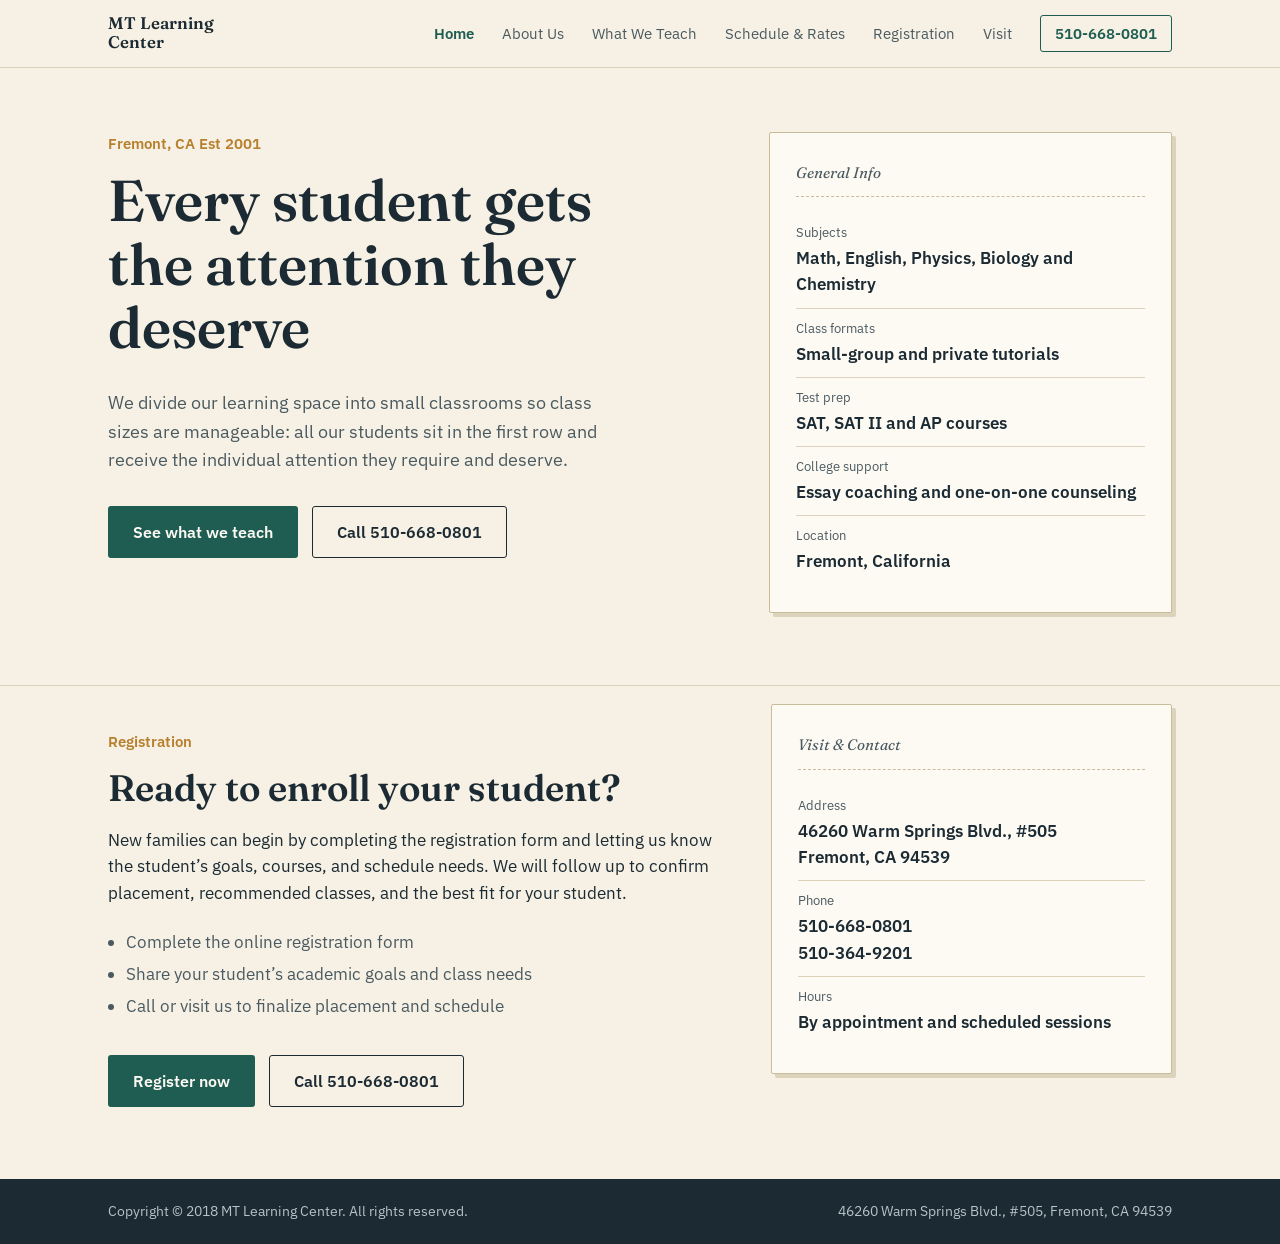
<file: index.html>
<!DOCTYPE html>
<html lang="en">
<head>
<meta charset="UTF-8">
<meta name="viewport" content="width=device-width, initial-scale=1.0">
<title>MT Learning Center — Fremont, CA</title>
<meta name="description" content="MT Learning Center offers subject tutorials in Math, English, Physics, Biology and Chemistry, as well as test preparation for the SAT and ACT to enhance their performance on standardized tests.">
<link rel="preconnect" href="https://fonts.googleapis.com">
<link rel="preconnect" href="https://fonts.gstatic.com" crossorigin>
<link href="https://fonts.googleapis.com/css2?family=Fraunces:opsz,wght@9..144,400;9..144,500;9..144,600;9..144,700&family=IBM+Plex+Sans:wght@400;500;600&display=swap" rel="stylesheet">
<link rel="stylesheet" href="css/styles.css">
<script src="js/script.js" defer></script>
</head>
<body>

<a class="skip-link" href="#main">Skip to content</a>

<header class="site-header">
	<div class="wrap header-row">
		<a class="wordmark" href="index.html">MT Learning<br>Center</a>
		<input type="checkbox" id="nav-toggle" class="nav-toggle-input">
		<label for="nav-toggle" class="nav-toggle-label" aria-label="Menu">
			<span></span>
		</label>
		<nav class="site-nav">
			<a href="index.html" class="is-current">Home</a>
			<a href="about.html">About Us</a>
			<a href="what-we-teach.html">What We Teach</a>
			<a href="schedule.html">Schedule &amp; Rates</a>
			<a href="registration.html">Registration</a>
			<a href="visit.html">Visit</a>
			<a class="nav-phone" href="tel:5106680801">510-668-0801</a>
		</nav>
	</div>
</header>

<main id="main">

	<section class="hero" id="top">
		<div class="wrap hero-grid">
			<div class="hero-copy">
				<p class="kicker">Fremont, CA Est 2001</p>
				<h1>Every student gets<br>the attention they deserve</h1>
				<p class="hero-lede">We divide our learning space into small classrooms so class sizes are manageable: all our students sit in the first row and receive the individual attention they require and deserve.</p>
				<div class="hero-actions">
					<a class="btn btn-primary" href="what-we-teach.html">See what we teach</a>
					<a class="btn btn-ghost" href="tel:5106680801">Call 510-668-0801</a>
				</div>
			</div>
			<aside class="index-card" aria-label="Center profile">
				<p class="index-card-label">General Info</p>
				<dl>
					<div><dt>Subjects</dt><dd>Math, English, Physics, Biology and Chemistry</dd></div>
					<div><dt>Class formats</dt><dd>Small-group and private tutorials</dd></div>
					<div><dt>Test prep</dt><dd>SAT, SAT II and AP courses</dd></div>
					<div><dt>College support</dt><dd>Essay coaching and one-on-one counseling</dd></div>
					<div><dt>Location</dt><dd>Fremont, California</dd></div>
				</dl>
			</aside>
		</div>
	</section>

	<section class="registration" aria-labelledby="registration-heading">
		<div class="wrap registration-grid">
			<div class="registration-copy">
				<p class="kicker">Registration</p>
				<h2 id="registration-heading">Ready to enroll your student?</h2>
				<p>New families can begin by completing the registration form and letting us know the student’s goals, courses, and schedule needs. We will follow up to confirm placement, recommended classes, and the best fit for your student.</p>
				<ul class="registration-list">
					<li>Complete the online registration form</li>
					<li>Share your student’s academic goals and class needs</li>
					<li>Call or visit us to finalize placement and schedule</li>
				</ul>
				<div class="hero-actions">
					<a class="btn btn-primary" href="registration.html">Register now</a>
					<a class="btn btn-ghost" href="tel:5106680801">Call 510-668-0801</a>
				</div>
			</div>
			<aside class="registration-card" aria-label="Registration and visit information">
				<p class="index-card-label">Visit &amp; Contact</p>
				<dl>
					<div><dt>Address</dt><dd>46260 Warm Springs Blvd., #505<br>Fremont, CA 94539</dd></div>
					<div><dt>Phone</dt><dd>510-668-0801<br>510-364-9201</dd></div>
					<div><dt>Hours</dt><dd>By appointment and scheduled sessions</dd></div>
				</dl>
			</aside>
		</div>
	</section>
</main>

<footer class="site-footer">
	<div class="wrap footer-row">
		<p>Copyright © 2018 MT Learning Center. All rights reserved.</p>
		<p class="footer-address">46260 Warm Springs Blvd., #505, Fremont, CA 94539</p>
	</div>
</footer>

</body>
</html>
</file>
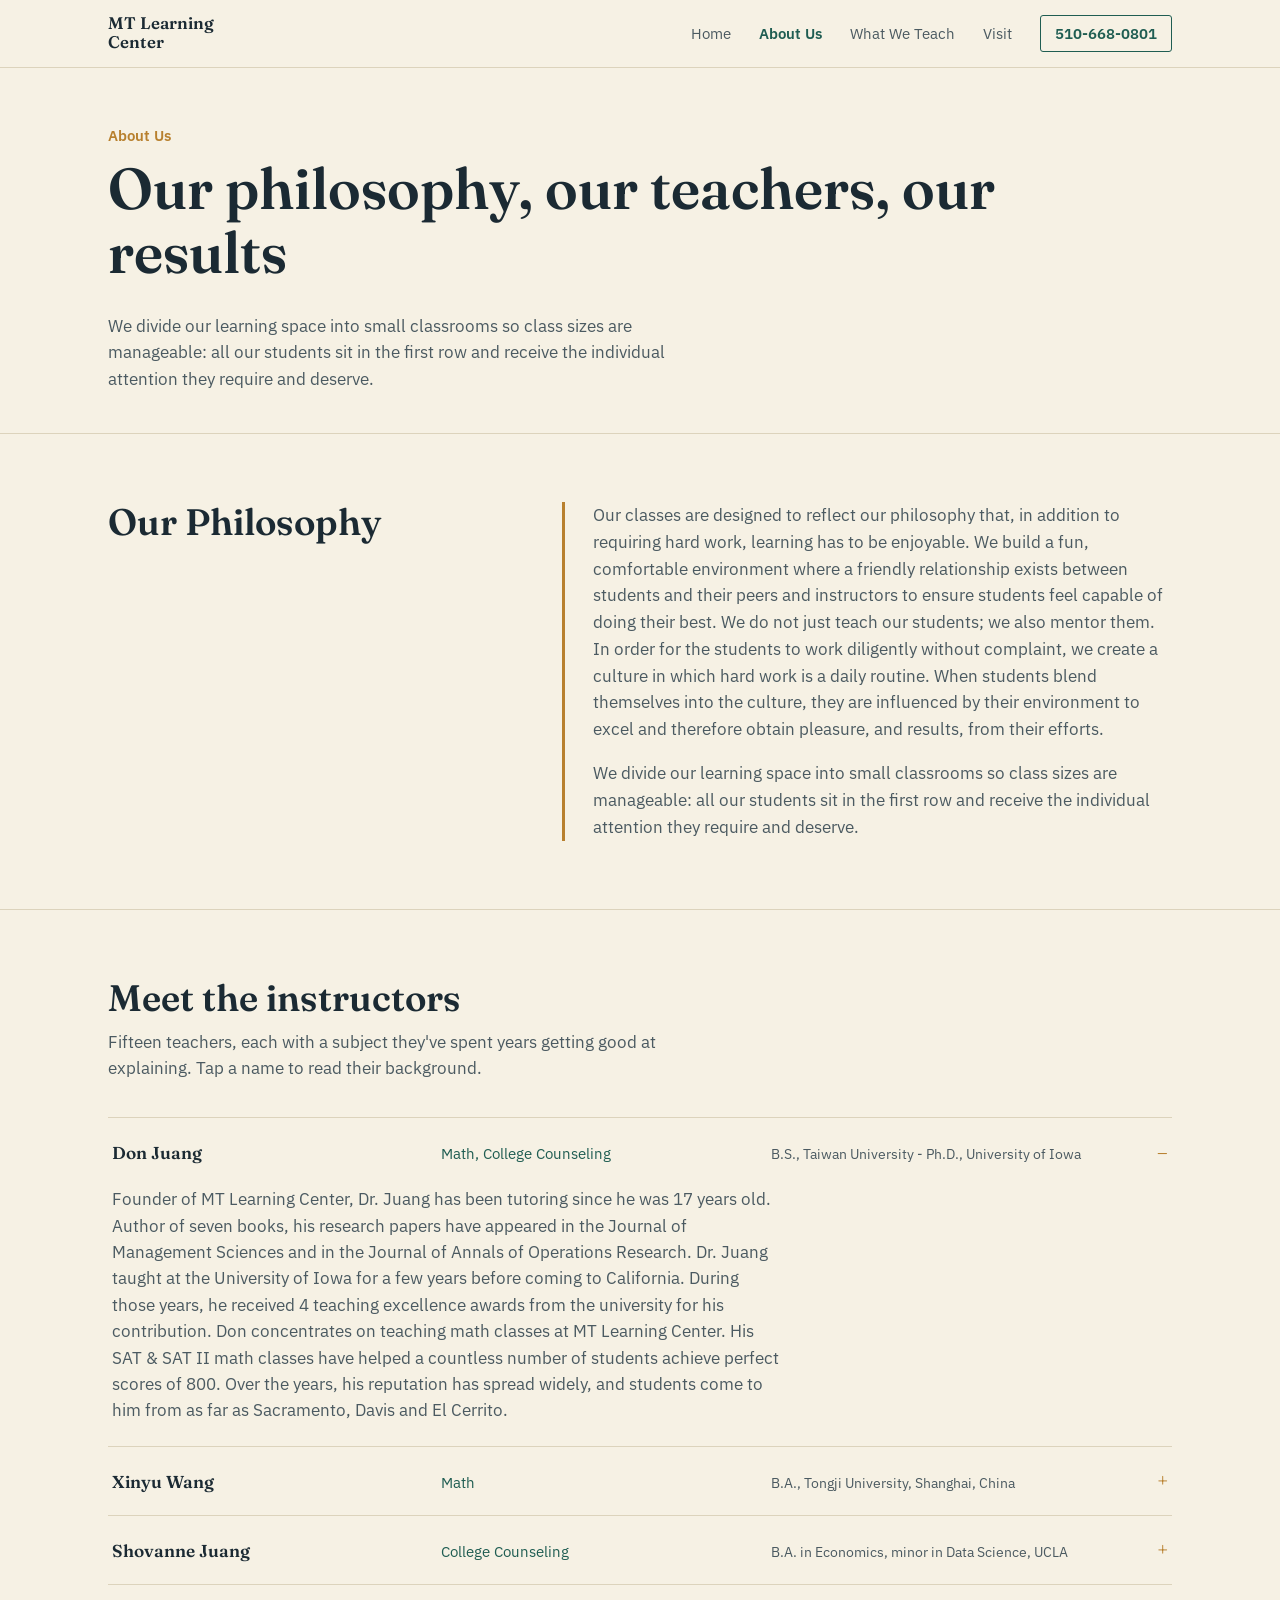
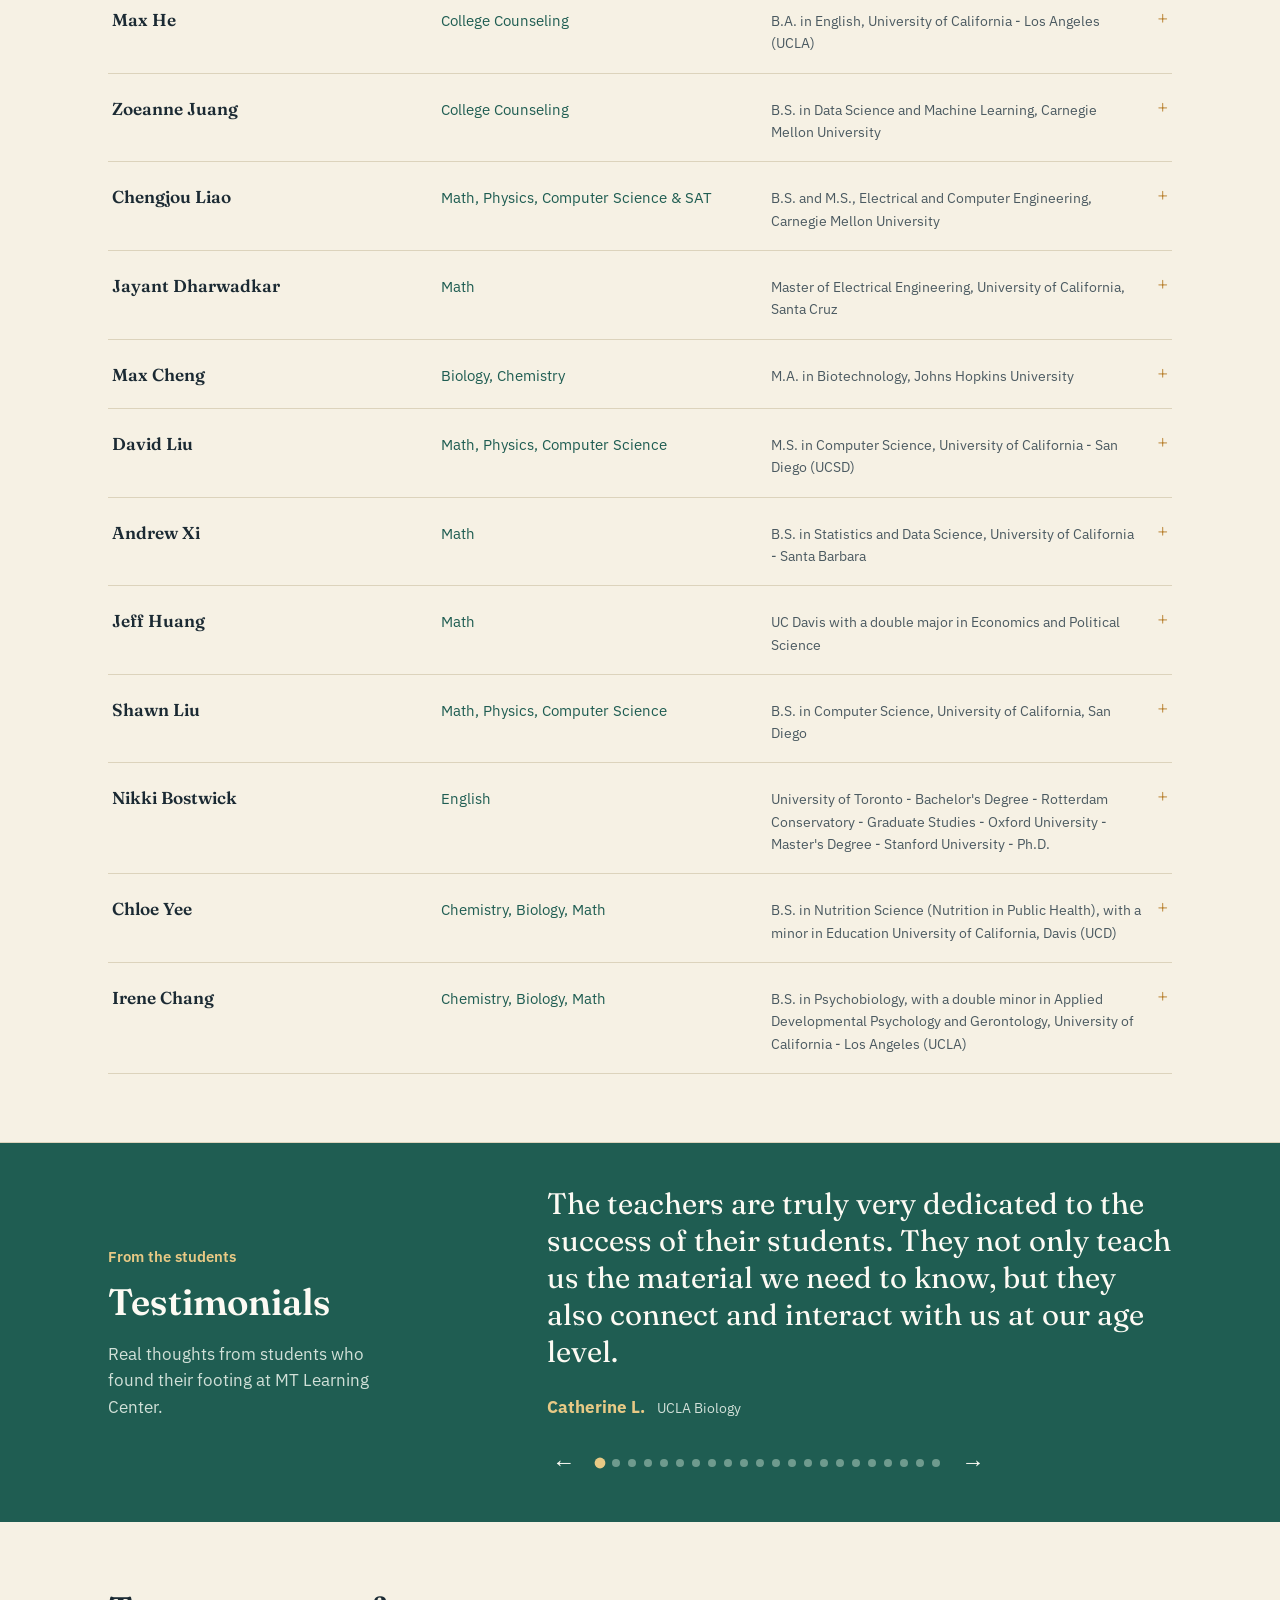
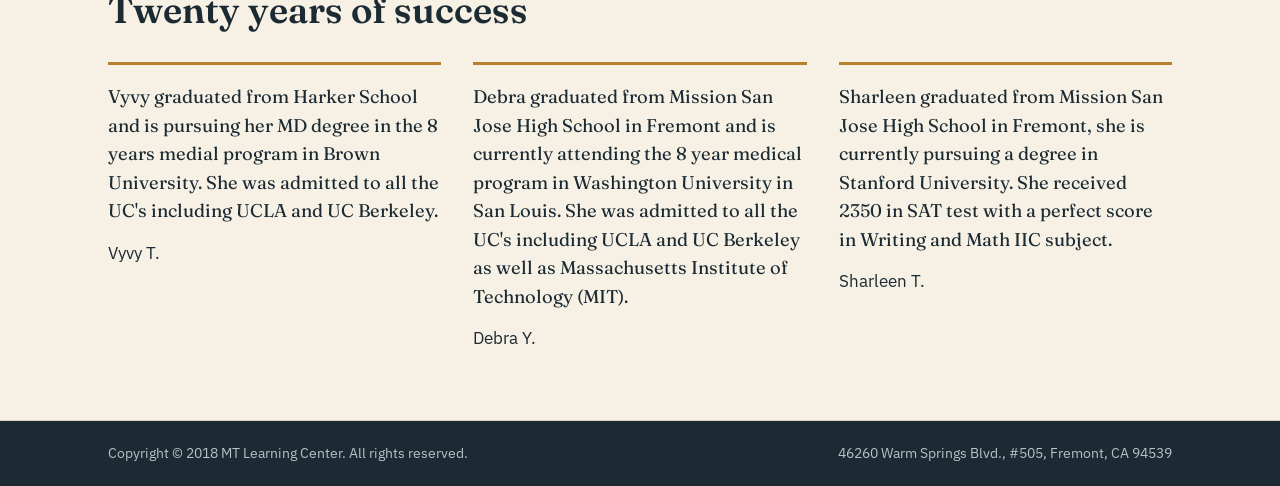
<file: about.html>
<!DOCTYPE html>
<html lang="en">
<head>
<meta charset="UTF-8">
<meta name="viewport" content="width=device-width, initial-scale=1.0">
<title>About Us — MT Learning Center</title>
<meta name="description" content="Our philosophy, instructors, and student testimonials at MT Learning Center in Fremont, CA.">
<link rel="preconnect" href="https://fonts.googleapis.com">
<link rel="preconnect" href="https://fonts.gstatic.com" crossorigin>
<link href="https://fonts.googleapis.com/css2?family=Fraunces:opsz,wght@9..144,400;9..144,500;9..144,600;9..144,700&family=IBM+Plex+Sans:wght@400;500;600&display=swap" rel="stylesheet">
<link rel="stylesheet" href="css/styles.css">
<script src="js/script.js" defer></script>
</head>
<body>

<a class="skip-link" href="#main">Skip to content</a>

<header class="site-header">
	<div class="wrap header-row">
		<a class="wordmark" href="index.html">MT Learning<br>Center</a>
		<input type="checkbox" id="nav-toggle" class="nav-toggle-input">
		<label for="nav-toggle" class="nav-toggle-label" aria-label="Menu">
			<span></span>
		</label>
		<nav class="site-nav">
			<a href="index.html">Home</a>
			<a href="about.html" class="is-current">About Us</a>
			<a href="what-we-teach.html">What We Teach</a>
			<a href="visit.html">Visit</a>
			<a class="nav-phone" href="tel:5106680801">510-668-0801</a>
		</nav>
	</div>
</header>

<main id="main">

	<div class="page-header">
		<div class="wrap">
			<p class="kicker">About Us</p>
			<h1>Our philosophy, our teachers, our results</h1>
			<p class="lede">We divide our learning space into small classrooms so class sizes are manageable: all our students sit in the first row and receive the individual attention they require and deserve.</p>
		</div>
	</div>

	<section class="philosophy" id="philosophy">
		<div class="wrap philosophy-grid">
			<h2>Our Philosophy</h2>
			<div class="philosophy-text">
				<p>Our classes are designed to reflect our philosophy that, in addition to requiring hard work, learning has to be enjoyable. We build a fun, comfortable environment where a friendly relationship exists between students and their peers and instructors to ensure students feel capable of doing their best. We do not just teach our students; we also mentor them. In order for the students to work diligently without complaint, we create a culture in which hard work is a daily routine. When students blend themselves into the culture, they are influenced by their environment to excel and therefore obtain pleasure, and results, from their efforts.</p>
				<p>We divide our learning space into small classrooms so class sizes are manageable: all our students sit in the first row and receive the individual attention they require and deserve.</p>
			</div>
		</div>
	</section>

	<section class="instructors" id="instructors">
		<div class="wrap">
			<h2>Meet the instructors</h2>
			<p class="section-lede">Fifteen teachers, each with a subject they've spent years getting good at explaining. Tap a name to read their background.</p>

			<div class="roster">

				<details class="roster-row" open>
					<summary>
						<span class="roster-name">Don Juang</span>
						<span class="roster-subject">Math, College Counseling</span>
						<span class="roster-credential">B.S., Taiwan University - Ph.D., University of Iowa</span>
					</summary>
					<p>Founder of MT Learning Center, Dr. Juang has been tutoring since he was 17 years old. Author of seven books, his research papers have appeared in the Journal of Management Sciences and in the Journal of Annals of Operations Research. Dr. Juang taught at the University of Iowa for a few years before coming to California. During those years, he received 4 teaching excellence awards from the university for his contribution. Don concentrates on teaching math classes at MT Learning Center. His SAT &amp; SAT II math classes have helped a countless number of students achieve perfect scores of 800. Over the years, his reputation has spread widely, and students come to him from as far as Sacramento, Davis and El Cerrito.</p>
				</details>

				<details class="roster-row">
					<summary>
						<span class="roster-name">Xinyu Wang</span>
						<span class="roster-subject">Math</span>
						<span class="roster-credential">B.A., Tongji University, Shanghai, China</span>
					</summary>
					<p>Xinyu currently works as an elementary and junior high school mathematics teacher in the Palo Alto unified school district. She graduated from Tongji University in Shanghai, China, majoring in Mathematics and Applied Mathematics. After that, she worked as a high school mathematics teacher in a high school in Shanghai for 8 years and accumulated rich teaching experience. After coming to the United States, She took many elective courses on American mathematics teaching and teacher management at UCSD, and successfully obtained the California Single Subject Mathematics Teacher Qualification Certificate. With a solid high school mathematics teaching background and a solid foundation in mathematics, her teaching philosophy is to bring these concepts to every student, so that they can find fun and confidence in the world of mathematic.</p>
					<p>She always adhered to the tutoring principles of "seriousness, patience" and "teaching according to individual needs" to help every student find a learning method that suits him or her and overcome difficulties in mathematics learning. Her tutoring is not limited to solving problems, but also focuses on cultivating students' mathematical thinking and interests, helping them lay a solid foundation in mathematics and grow into confident learners.</p>
				</details>

				<details class="roster-row">
					<summary>
						<span class="roster-name">Shovanne Juang</span>
						<span class="roster-subject">College Counseling</span>
						<span class="roster-credential">B.A. in Economics, minor in Data Science, UCLA</span>
					</summary>
					<p>Shovanne graduated from UCLA, where she honed her subject matter expertise in Business Economics, Statistics, and Data Science. She understands the business landscape of accounting, consulting, banking, and technology, with experience in an intersection of all of the above in a technical product management in banking.</p>
					<p>Shovanne's teaching style is tailored and direct in upskilling students to reach their goals. She is a strong storyteller and understands the value in leveraging a collaborative environment to help students' ideas shine. She will focus on college application/essay consulting and is committed to supporting her students throughout the process. In California, she was accepted to USC (University of Southern California) for the dual Computer Science and Business program under the Viterbi School of Engineering, as well as every single UC school she applied to: UCLA, UC Berkeley, UC San Diego, UC Santa Barbara, and UC Irvine.</p>
				</details>

				<details class="roster-row">
					<summary>
						<span class="roster-name">Max He</span>
						<span class="roster-subject">College Counseling</span>
						<span class="roster-credential">B.A. in English, University of California - Los Angeles (UCLA)</span>
					</summary>
					<p>As a native of Fremont, Max brings a deep understanding of the local community and its educational landscape. With an inviting and approachable teaching style, he offers a tailored approach to each student's educational journey, empowering them to express themselves confidently through their writing, especially in the competitive realm of college admissions. Additionally, Max's expertise in literary analysis and critical thinking empowers students to effectively engage with the complex texts encountered in both academic coursework and standardized testing.</p>
					<p>Max holds a Bachelor's degree in English from the University of California, Los Angeles (UCLA), where his undergraduate thesis was published and recognized with Departmental Honors. With a passion for learning and a drive for excellence, Max aspires to pursue a doctorate in literature, with the goal of contributing to higher education as a scholar and mentor.</p>
				</details>

				<details class="roster-row">
					<summary>
						<span class="roster-name">Zoeanne Juang</span>
						<span class="roster-subject">College Counseling</span>
						<span class="roster-credential">B.S. in Data Science and Machine Learning, Carnegie Mellon University</span>
					</summary>
					<p>With years of experience in college admissions counseling, Zoeanne is a trusted advisor to students and families navigating the increasingly competitive application process. She specializes in guiding students to develop compelling, authentic personal essays that effectively communicate their strengths and potential to top-tier institution.</p>
					<p>She works closely with each student to identify positioning opportunities, refine their narrative, and ensure every component of the application is cohesive and impactful.</p>
				</details>

				<details class="roster-row">
					<summary>
						<span class="roster-name">Chengjou Liao</span>
						<span class="roster-subject">Math, Physics, Computer Science &amp; SAT</span>
						<span class="roster-credential">B.S. and M.S., Electrical and Computer Engineering, Carnegie Mellon University</span>
					</summary>
					<p>Chengjou's teaching career began during his college years as a teaching assistant (TA) for a C programming course and later as a graduate TA for electrical engineering math. Since then, he has been devoted to helping students from elementary school to college age to excel in increasingly competitive surroundings. His experience in rigorous academic environments and the computer hardware industry has allowed him to not only help students improve academically, but also to mentor and encourage those students seeking a future in STEM. Today, he is an instructor at MT Learning Center teaching SAT English/Math, all levels of math from middle school Common Core up through differential equations and discrete math, as well as physics and computer science/programming.</p>
				</details>

				<details class="roster-row">
					<summary>
						<span class="roster-name">Jayant Dharwadkar</span>
						<span class="roster-subject">Math</span>
						<span class="roster-credential">Master of Electrical Engineering, University of California, Santa Cruz</span>
					</summary>
					<p>Jayant is an Electrical Engineering student at UC Santa Cruz, where he is working towards his Master's degree after completing his Bachelor's in the same field. He has spent the past year tutoring fellow students in pcb design and engineering mathematics, and he enjoys that moment when a concept finally clicks for someone. Jayant has a patient, hands-on approach to teaching and loves breaking down tricky material into steps that actually make sense. Whether you are just getting started with circuits or trying to get ahead in your science and math classes, Jayant is here to help you build real confidence and make learning feel less overwhelming.</p>
				</details>

				<details class="roster-row">
					<summary>
						<span class="roster-name">Max Cheng</span>
						<span class="roster-subject">Biology, Chemistry</span>
						<span class="roster-credential">M.A. in Biotechnology, Johns Hopkins University</span>
					</summary>
					<p>Hi! My name is Max and I am an experienced tutor and an educational program manager/creator who has been teaching grades 6-12 for a little over 5 years now. I have tutored hundreds of students and helped them get "A's" in their classes and 5's on their APs. With a MA in Biotechnology from Johns Hopkins and a BS in Neurobiology/Psychology Degree from UC Davis, I am a scientist at heart and I wish to impart the skills and lessons I have learned to the next generation. While I specialize in biology and psychology at the high school level, I have experience teaching a variety of different subjects including Math, Chemistry, English, and even Test Prep.</p>
					<p>My teaching philosophy is simple. If students enjoy what they are learning, the more I enjoy teaching them and I will challenge them to do better. In biology, this is called a positive feedback loop, where if I teach the students to be better learners, the students can make me a better teacher for them. That's why I love creating interactive activities and games to aid with subject understanding. I take the rote concepts in textbooks and make them easily digestible for those who are looking to improve or those who want to refine their skills.</p>
				</details>

				<details class="roster-row">
					<summary>
						<span class="roster-name">David Liu</span>
						<span class="roster-subject">Math, Physics, Computer Science</span>
						<span class="roster-credential">M.S. in Computer Science, University of California - San Diego (UCSD)</span>
					</summary>
					<p>David Liu is a math and computer science enthusiast who graduated from UC San Diego. David discovered his passion for teaching during high school, where he founded an after school math club dedicated to tutoring and mentoring students, showcasing an early commitment to fostering a love for mathematics. What began as a hobby evolved into a dedicated journey as he continued teaching math in institutions such as Best Friends and MT Learning Center, covering a spectrum of subjects from Algebra to Calculus BC. David brings a unique blend of academic expertise and a genuine enthusiasm for sharing knowledge, making him a valuable addition to our team.</p>
				</details>

				<details class="roster-row">
					<summary>
						<span class="roster-name">Andrew Xi</span>
						<span class="roster-subject">Math</span>
						<span class="roster-credential">B.S. in Statistics and Data Science, University of California - Santa Barbara</span>
					</summary>
					<p>Andrew is a dedicated math tutor with a commitment to helping students succeed in their academic pursuits. Possessing a strong foundation in mathematical concepts, he demonstrates the ability to present complex topics in an easy-to-understand manner. Andrew is dedicated to fostering a friendly and engaging learning environment where students can be inspired by the intricacies of math.</p>
					<p>Andrew's academic achievements include an early graduation with a Bachelor's in Statistics and Data Science from UCSB, accompanied by the Dean's Honors Award. Concurrently, he explores his passion in machine learning and computer vision as a student researcher at UCSB.</p>
				</details>

				<details class="roster-row">
					<summary>
						<span class="roster-name">Jeff Huang</span>
						<span class="roster-subject">Math</span>
						<span class="roster-credential">UC Davis with a double major in Economics and Political Science</span>
					</summary>
					<p>Jeff is currently a math teacher in Tennyson High school in Hayward Unified School District. He graduated from UC Davis with a double major in Economics and Political Science. After graduating from Davis he obtained his single subject math teaching credential at CSU: Sacramento and immediately entered the education field at the age of 23.</p>
					<p>He started tutoring high school students since college and has experience working with students with different ethnic backgrounds and socio-economic statuses. He also worked with WCEO summer camps (Wisdom) teaching 1st to 8th graders in various subjects.</p>
					<p>Born in Taiwan and raised in Fremont, Jeff has a great understanding of what it is like to be a student in Fremont since he went to high school here. He is also fluent in Mandarin and is a very approachable person.</p>
				</details>

				<details class="roster-row">
					<summary>
						<span class="roster-name">Shawn Liu</span>
						<span class="roster-subject">Math, Physics, Computer Science</span>
						<span class="roster-credential">B.S. in Computer Science, University of California, San Diego</span>
					</summary>
					<p>Shawn brings a robust mathematical background spanning Algebra, Geometry, Trigonometry, and Calculus. His teaching journey began in high school as an after-school tutor and continued through college as a course and laboratory assistant. These pivotal roles sparked a lifelong passion for educator mentorship and student development.</p>
					<p>In his tutoring sessions, Shawn focuses on demystifying complex mathematical concepts while fostering fundamental, cross-disciplinary problem-solving strategies. He strives to build each student's academic confidence, adapt his teaching methods to individual learning styles, and demonstrate how mathematical reasoning applies to real-world challenges. Above all, Shawn believes that effective tutoring requires a blend of deep subject mastery, adaptive pedagogical skills, endless patience, and genuine empathy for every learner.</p>
				</details>

				<details class="roster-row">
					<summary>
						<span class="roster-name">Nikki Bostwick</span>
						<span class="roster-subject">English</span>
						<span class="roster-credential">University of Toronto - Bachelor's Degree - Rotterdam Conservatory - Graduate Studies - Oxford University - Master's Degree - Stanford University - Ph.D.</span>
					</summary>
					<p>Nikki teaches English Language Arts (with emphasis on essay writing) and College Planning.</p>
					<p>Having attended post-secondary institutions in four countries, Nikki is able to advise students on how to prepare for college (in the US and abroad) and help students navigate the college application process.</p>
					<p>Over decades of pedagogical endeavours, Nikki has developed a thoughtful, individualized approach to teaching. In her Language Arts classes, students learn to critique essays in order to appreciate the confluence of two crucial elements of effective writing: organization of material/ideas in a logical manner, combined with sentence-level clarity. Nikki has created a methodology that is effective in teaching students to plan effectively, write eloquently, and edit objectively.</p>
					<p>Since each student has unique gifts and challenges, a one-size-fits-all method can never be as effective as an individualized approach. By giving students tools and showing them steps they can follow to identify and address issues they find personally challenging, significant improvement often can be seen in a relatively short time. Nikki is proactive in identifying areas of difficulty and showing students the most efficient strategies that will help them fulfil their potential.</p>
				</details>

				<details class="roster-row">
					<summary>
						<span class="roster-name">Chloe Yee</span>
						<span class="roster-subject">Chemistry, Biology, Math</span>
						<span class="roster-credential">B.S. in Nutrition Science (Nutrition in Public Health), with a minor in Education University of California, Davis (UCD)</span>
					</summary>
					<p>Prior to tutoring at MT Learning Center, Chloe found her spark in tutoring for the first time in her biology class at UC Davis by doing simple tasks such as answering questions and providing demonstrations to her peers while also being a student. Chloe went on to further enhance her tutoring skills by volunteering as an official learning assistant for a cellular biology course, equivalent to AP Biology, at UC Davis during her second-year. After falling in love with organic chemistry, she additionally served as a learning assistant for the course and went on to tutor the class for the last two years of college. During her time as a learning assistant, Chloe was able to translate difficult topics into simpler concepts to make it easier for students to understand. Besides Biology and Chemmistry, she also tutored her peers in multiple Math subjects. As a tutor, Chloe knows that every student learns differently and often times will not find the cookie-cutter curriculum presented in schools to be helpful, so she will do her best to curate an effective tutoring session for any student. She was on the Dean's Honor List in multiple quarters when she studies in UC, Davis.</p>
					<p>Aside from tutoring, Chloe interned as a research assistant with The National Antimicrobial Resistance Monitoring System (NARMS) by following NARMS microbial protocol to provide samples to the FDA to monitor antimicrobial resistance trends. Alongside her laboratory experience, she has worked the UC Davis Health transplant clinic in researching chronic kidney disease in relation to food insecurity through clinical interactions and performing dietary recalls. Currently, Chloe works as a medical assistant and aims to provide as a paraeducator in K-12 schools while preparing for medical school and studying for the MCAT.</p>
				</details>

				<details class="roster-row">
					<summary>
						<span class="roster-name">Irene Chang</span>
						<span class="roster-subject">Chemistry, Biology, Math</span>
						<span class="roster-credential">B.S. in Psychobiology, with a double minor in Applied Developmental Psychology and Gerontology, University of California - Los Angeles (UCLA)</span>
					</summary>
					<p>Born and raised in Fremont, Irene understands the academic rigor students face and is deeply committed to helping them build confidence in their learning. A Mission San Jose High School alumna, she earned her Bachelor's degree in Psychobiology from UCLA, graduating summa cum laude with Dean's Honors. Irene brings a warm, encouraging, and personalized approach to tutoring, tailoring lesson plans to each student's strengths and goals. By creating a supportive and engaging environment, she helps students feel comfortable asking questions, gaining clarity, and truly enjoying the learning process.</p>
					<p>At UCLA, Irene demonstrated her passion for mentorship by leading multiple mentorship programs, providing academic resources and emotional support within UCLA's fast-paced environment. Driven by her commitment to service and education, Irene currently works as a Medical Assistant and Clinical Research Assistant at Stanford University.</p>
				</details>

			</div>
		</div>
	</section>

	<section class="testimonials" id="testimonials" aria-labelledby="testimonials-title">
		<div class="wrap testimonial-layout">
			<div class="testimonial-intro">
				<p class="kicker">From the students</p>
				<h2 id="testimonials-title">Testimonials</h2>
				<p>Real thoughts from students who found their footing at MT Learning Center.</p>
			</div>
			<div class="testimonial-slider" data-testimonials>
				<div class="testimonial-track" aria-live="polite">
					<article class="testimonial-slide is-active">
						<p class="testimonial-quote">The teachers are truly very dedicated to the success of their students. They not only teach us the material we need to know, but they also connect and interact with us at our age level.</p>
						<p class="testimonial-author"><strong>Catherine L.</strong><span>UCLA Biology</span></p>
					</article>
					<article class="testimonial-slide" hidden>
						<p class="testimonial-quote">Don, the math instructor, is the best teacher ever. His patience is priceless; he ensures that everyone comprehends how to solve each problem.</p>
						<p class="testimonial-author"><strong>Debra Y.</strong><span>Washington University medical program</span></p>
					</article>
					<article class="testimonial-slide" hidden>
						<p class="testimonial-quote">As we covered more and more material each week, my scores continued increasing until they were consistently in the high 700s.</p>
						<p class="testimonial-author"><strong>VyVy T.</strong><span>Brown University medical program</span></p>
					</article>
					<article class="testimonial-slide" hidden>
						<p class="testimonial-quote">Because of small class sizes, he interacts with all of us and is able to give sufficient attention to our weaknesses in math.</p>
						<p class="testimonial-author"><strong>Cynthia G.</strong><span>UC Berkeley</span></p>
					</article>
					<article class="testimonial-slide" hidden>
						<p class="testimonial-quote">I was shocked when I found out that I had received an 800 on the SAT Math IIC. The class surpassed my expectations.</p>
						<p class="testimonial-author"><strong>Cindy G.</strong><span>Stanford University</span></p>
					</article>
					<article class="testimonial-slide" hidden>
						<p class="testimonial-quote">As the exam drew near, I was scoring in the 760s-780s. Finally, I discovered that I had earned a perfect 800.</p>
						<p class="testimonial-author"><strong>Chelsea X.</strong><span>Brown University medical program</span></p>
					</article>
					<article class="testimonial-slide" hidden>
						<p class="testimonial-quote">During the four years I've been with you, my grades slowly changed from a B- average to top 4% status.</p>
						<p class="testimonial-author"><strong>Jerry L.</strong><span>UC Berkeley</span></p>
					</article>
					<article class="testimonial-slide" hidden>
						<p class="testimonial-quote">You turned me from a student whose best attempt at Math 2C was a 670 to a collegiate-worthy student capable of scoring an 800 with time to spare.</p>
						<p class="testimonial-author"><strong>Charles W.</strong><span>Johns Hopkins University medical program</span></p>
					</article>
					<article class="testimonial-slide" hidden>
						<p class="testimonial-quote">Over the course of less than a quarter, my grade went from a low C to an A. My SAT scores rose more than 150 points.</p>
						<p class="testimonial-author"><strong>David C.</strong><span>UC Davis Statistics</span></p>
					</article>
					<article class="testimonial-slide" hidden>
						<p class="testimonial-quote">Through weeks of training, I went to the test feeling very confident because I already knew the kinds of questions to expect.</p>
						<p class="testimonial-author"><strong>Anne C.</strong><span>Rice University Architecture</span></p>
					</article>
					<article class="testimonial-slide" hidden>
						<p class="testimonial-quote">Personally, I increased my SAT I score by 200 points and SAT II score by another 200 points altogether.</p>
						<p class="testimonial-author"><strong>Michelle Y.</strong><span>UC Davis</span></p>
					</article>
					<article class="testimonial-slide" hidden>
						<p class="testimonial-quote">After a few months of classes, I managed to ace several tests and bring my grade up to a B/B+.</p>
						<p class="testimonial-author"><strong>Cheryl S.</strong><span>San Francisco University nursing</span></p>
					</article>
					<article class="testimonial-slide" hidden>
						<p class="testimonial-quote">The extra years of courses definitely made a difference in my SAT scores, raising them from 1110 to my current 1410.</p>
						<p class="testimonial-author"><strong>Andrew H.</strong><span>UC Davis</span></p>
					</article>
					<article class="testimonial-slide" hidden>
						<p class="testimonial-quote">I began your class averaging about 600 on the tests, but as the SAT date approached, I consistently began receiving scores in the high 700s.</p>
						<p class="testimonial-author"><strong>Carolyn W.</strong><span>UC Berkeley</span></p>
					</article>
					<article class="testimonial-slide" hidden>
						<p class="testimonial-quote">Through Don's ability to spot my weaknesses and help me work on them, I achieved an 800 on the IIC test and 790 on the reasoning test.</p>
						<p class="testimonial-author"><strong>Valerie L.</strong><span>UC Berkeley Architecture</span></p>
					</article>
					<article class="testimonial-slide" hidden>
						<p class="testimonial-quote">Because of your class, I brought my SAT 2 Math 2C score up from a 680 to an 800, got an A in Precalculus, and was admitted to UC Berkeley.</p>
						<p class="testimonial-author"><strong>Emmeline L.</strong><span>UC Berkeley</span></p>
					</article>
					<article class="testimonial-slide" hidden>
						<p class="testimonial-quote">My mathematical fundamentals, beginning with Algebra I, were honed under Dr. Juang's tutelage.</p>
						<p class="testimonial-author"><strong>Jeffrey W.</strong><span>UC San Diego</span></p>
					</article>
					<article class="testimonial-slide" hidden>
						<p class="testimonial-quote">He has truly helped me realize my goals and get the grades I needed to get into every school that I applied to.</p>
						<p class="testimonial-author"><strong>Grace L.</strong><span>UC Berkeley</span></p>
					</article>
					<article class="testimonial-slide" hidden>
						<p class="testimonial-quote">He introduced me to an academic confidence that I never knew I possessed.</p>
						<p class="testimonial-author"><strong>Brian Y.</strong><span>Johns Hopkins University</span></p>
					</article>
					<article class="testimonial-slide" hidden>
						<p class="testimonial-quote">My experience with the learning center was priceless. I got an 800 in Math 2C and absorbed many crucial study habits.</p>
						<p class="testimonial-author"><strong>Joseph T.</strong><span>University of Southern California</span></p>
					</article>
					<article class="testimonial-slide" hidden>
						<p class="testimonial-quote">MT Learning Center has truly served as my home away from home, creating a nurturing, friendly environment for students to reach their full capabilities.</p>
						<p class="testimonial-author"><strong>Sharleen T.</strong><span>Stanford University</span></p>
					</article>
					<article class="testimonial-slide" hidden>
						<p class="testimonial-quote">Walking into the testing center felt like just any normal practice session I took at MT Learning Center.</p>
						<p class="testimonial-author"><strong>Stella C.</strong><span>UC Berkeley</span></p>
					</article>
				</div>
				<div class="testimonial-controls">
					<button class="testimonial-arrow" type="button" data-testimonial-prev aria-label="Previous testimonial">&larr;</button>
					<div class="testimonial-dots" role="tablist" aria-label="Choose a testimonial">
						<button class="testimonial-dot is-active" type="button" role="tab" aria-selected="true" aria-label="Show testimonial 1"></button>
						<button class="testimonial-dot" type="button" role="tab" aria-selected="false" aria-label="Show testimonial 2"></button>
						<button class="testimonial-dot" type="button" role="tab" aria-selected="false" aria-label="Show testimonial 3"></button>
						<button class="testimonial-dot" type="button" role="tab" aria-selected="false" aria-label="Show testimonial 4"></button>
						<button class="testimonial-dot" type="button" role="tab" aria-selected="false" aria-label="Show testimonial 5"></button>
						<button class="testimonial-dot" type="button" role="tab" aria-selected="false" aria-label="Show testimonial 6"></button>
						<button class="testimonial-dot" type="button" role="tab" aria-selected="false" aria-label="Show testimonial 7"></button>
						<button class="testimonial-dot" type="button" role="tab" aria-selected="false" aria-label="Show testimonial 8"></button>
						<button class="testimonial-dot" type="button" role="tab" aria-selected="false" aria-label="Show testimonial 9"></button>
						<button class="testimonial-dot" type="button" role="tab" aria-selected="false" aria-label="Show testimonial 10"></button>
						<button class="testimonial-dot" type="button" role="tab" aria-selected="false" aria-label="Show testimonial 11"></button>
						<button class="testimonial-dot" type="button" role="tab" aria-selected="false" aria-label="Show testimonial 12"></button>
						<button class="testimonial-dot" type="button" role="tab" aria-selected="false" aria-label="Show testimonial 13"></button>
						<button class="testimonial-dot" type="button" role="tab" aria-selected="false" aria-label="Show testimonial 14"></button>
						<button class="testimonial-dot" type="button" role="tab" aria-selected="false" aria-label="Show testimonial 15"></button>
						<button class="testimonial-dot" type="button" role="tab" aria-selected="false" aria-label="Show testimonial 16"></button>
						<button class="testimonial-dot" type="button" role="tab" aria-selected="false" aria-label="Show testimonial 17"></button>
						<button class="testimonial-dot" type="button" role="tab" aria-selected="false" aria-label="Show testimonial 18"></button>
						<button class="testimonial-dot" type="button" role="tab" aria-selected="false" aria-label="Show testimonial 19"></button>
						<button class="testimonial-dot" type="button" role="tab" aria-selected="false" aria-label="Show testimonial 20"></button>
						<button class="testimonial-dot" type="button" role="tab" aria-selected="false" aria-label="Show testimonial 21"></button>
						<button class="testimonial-dot" type="button" role="tab" aria-selected="false" aria-label="Show testimonial 22"></button>
					</div>
					<button class="testimonial-arrow" type="button" data-testimonial-next aria-label="Next testimonial">&rarr;</button>
				</div>
			</div>
		</div>
	</section>

	<section class="results" id="results">
		<div class="wrap">
			<h2>Twenty years of success</h2>
			<div class="quote-grid">
				<blockquote>
					<p>Vyvy graduated from Harker School and is pursuing her MD degree in the 8 years medial program in Brown University. She was admitted to all the UC's including UCLA and UC Berkeley.</p>
					Vyvy T.
				</blockquote>
				<blockquote>
					<p>Debra graduated from Mission San Jose High School in Fremont and is currently attending the 8 year medical program in Washington University in San Louis. She was admitted to all the UC's including UCLA and UC Berkeley as well as Massachusetts Institute of Technology (MIT).</p>
					Debra Y.
				</blockquote>
				<blockquote>
					<p>Sharleen graduated from Mission San Jose High School in Fremont, she is currently pursuing a degree in Stanford University. She received 2350 in SAT test with a perfect score in Writing and Math IIC subject.</p>
					Sharleen T.
				</blockquote>
			</div>
		</div>
	</section>

</main>

<footer class="site-footer">
	<div class="wrap footer-row">
		<p>Copyright © 2018 MT Learning Center. All rights reserved.</p>
		<p class="footer-address">46260 Warm Springs Blvd., #505, Fremont, CA 94539</p>
	</div>
</footer>

</body>
</html>
</file>
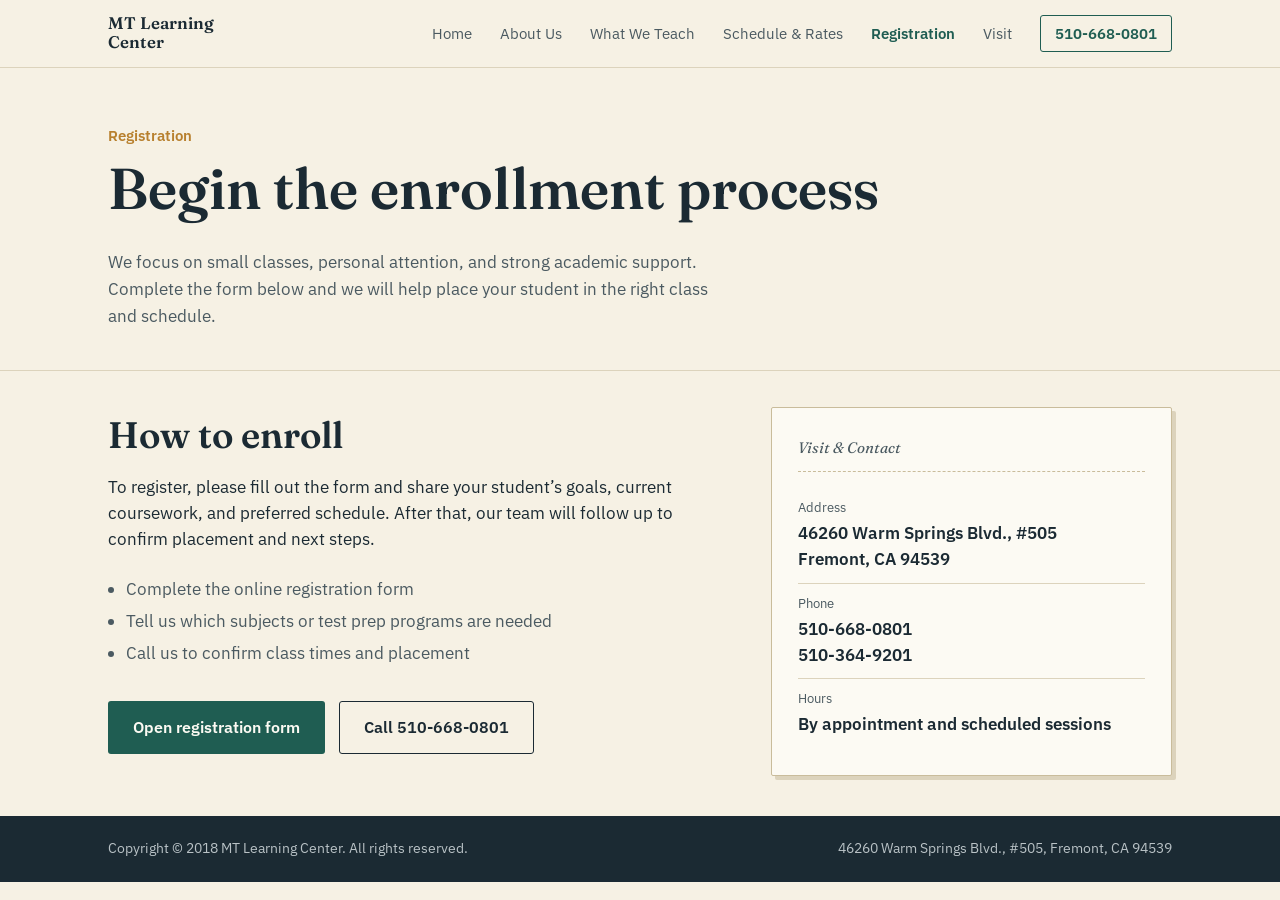
<file: registration.html>
<!DOCTYPE html>
<html lang="en">
<head>
<meta charset="UTF-8">
<meta name="viewport" content="width=device-width, initial-scale=1.0">
<title>Registration — MT Learning Center</title>
<meta name="description" content="Registration information for MT Learning Center in Fremont, CA.">
<link rel="preconnect" href="https://fonts.googleapis.com">
<link rel="preconnect" href="https://fonts.gstatic.com" crossorigin>
<link href="https://fonts.googleapis.com/css2?family=Fraunces:opsz,wght@9..144,400;9..144,500;9..144,600;9..144,700&family=IBM+Plex+Sans:wght@400;500;600&display=swap" rel="stylesheet">
<link rel="stylesheet" href="css/styles.css">
<script src="js/script.js" defer></script>
</head>
<body>

<a class="skip-link" href="#main">Skip to content</a>

<header class="site-header">
	<div class="wrap header-row">
		<a class="wordmark" href="index.html">MT Learning<br>Center</a>
		<input type="checkbox" id="nav-toggle" class="nav-toggle-input">
		<label for="nav-toggle" class="nav-toggle-label" aria-label="Menu">
			<span></span>
		</label>
		<nav class="site-nav">
			<a href="index.html">Home</a>
			<a href="about.html">About Us</a>
			<a href="what-we-teach.html">What We Teach</a>
			<a href="schedule.html">Schedule &amp; Rates</a>
			<a href="registration.html" class="is-current">Registration</a>
			<a href="visit.html">Visit</a>
			<a class="nav-phone" href="tel:5106680801">510-668-0801</a>
		</nav>
	</div>
</header>

<main id="main">

	<div class="page-header">
		<div class="wrap">
			<p class="kicker">Registration</p>
			<h1>Begin the enrollment process</h1>
			<p class="lede">We focus on small classes, personal attention, and strong academic support. Complete the form below and we will help place your student in the right class and schedule.</p>
		</div>
	</div>

	<section class="registration-page" aria-labelledby="registration-page-title">
		<div class="wrap registration-page-grid">
			<div class="registration-page-copy">
				<h2 id="registration-page-title">How to enroll</h2>
				<p>To register, please fill out the form and share your student’s goals, current coursework, and preferred schedule. After that, our team will follow up to confirm placement and next steps.</p>
				<ul class="registration-list">
					<li>Complete the online registration form</li>
					<li>Tell us which subjects or test prep programs are needed</li>
					<li>Call us to confirm class times and placement</li>
				</ul>
				<div class="hero-actions">
					<a class="btn btn-primary" href="https://docs.google.com/forms/d/1zbQBpKdTlWJ_yOHUklC9zRmaY5HSz3vZ2iimbYP3ghg/viewform" target="_blank" rel="noreferrer">Open registration form</a>
					<a class="btn btn-ghost" href="tel:5106680801">Call 510-668-0801</a>
				</div>
			</div>
			<aside class="registration-card" aria-label="Contact and address information">
				<p class="index-card-label">Visit &amp; Contact</p>
				<dl>
					<div><dt>Address</dt><dd>46260 Warm Springs Blvd., #505<br>Fremont, CA 94539</dd></div>
					<div><dt>Phone</dt><dd>510-668-0801<br>510-364-9201</dd></div>
					<div><dt>Hours</dt><dd>By appointment and scheduled sessions</dd></div>
				</dl>
			</aside>
		</div>
	</section>

</main>

<footer class="site-footer">
	<div class="wrap footer-row">
		<p>Copyright © 2018 MT Learning Center. All rights reserved.</p>
		<p class="footer-address">46260 Warm Springs Blvd., #505, Fremont, CA 94539</p>
	</div>
</footer>

</body>
</html>
</file>
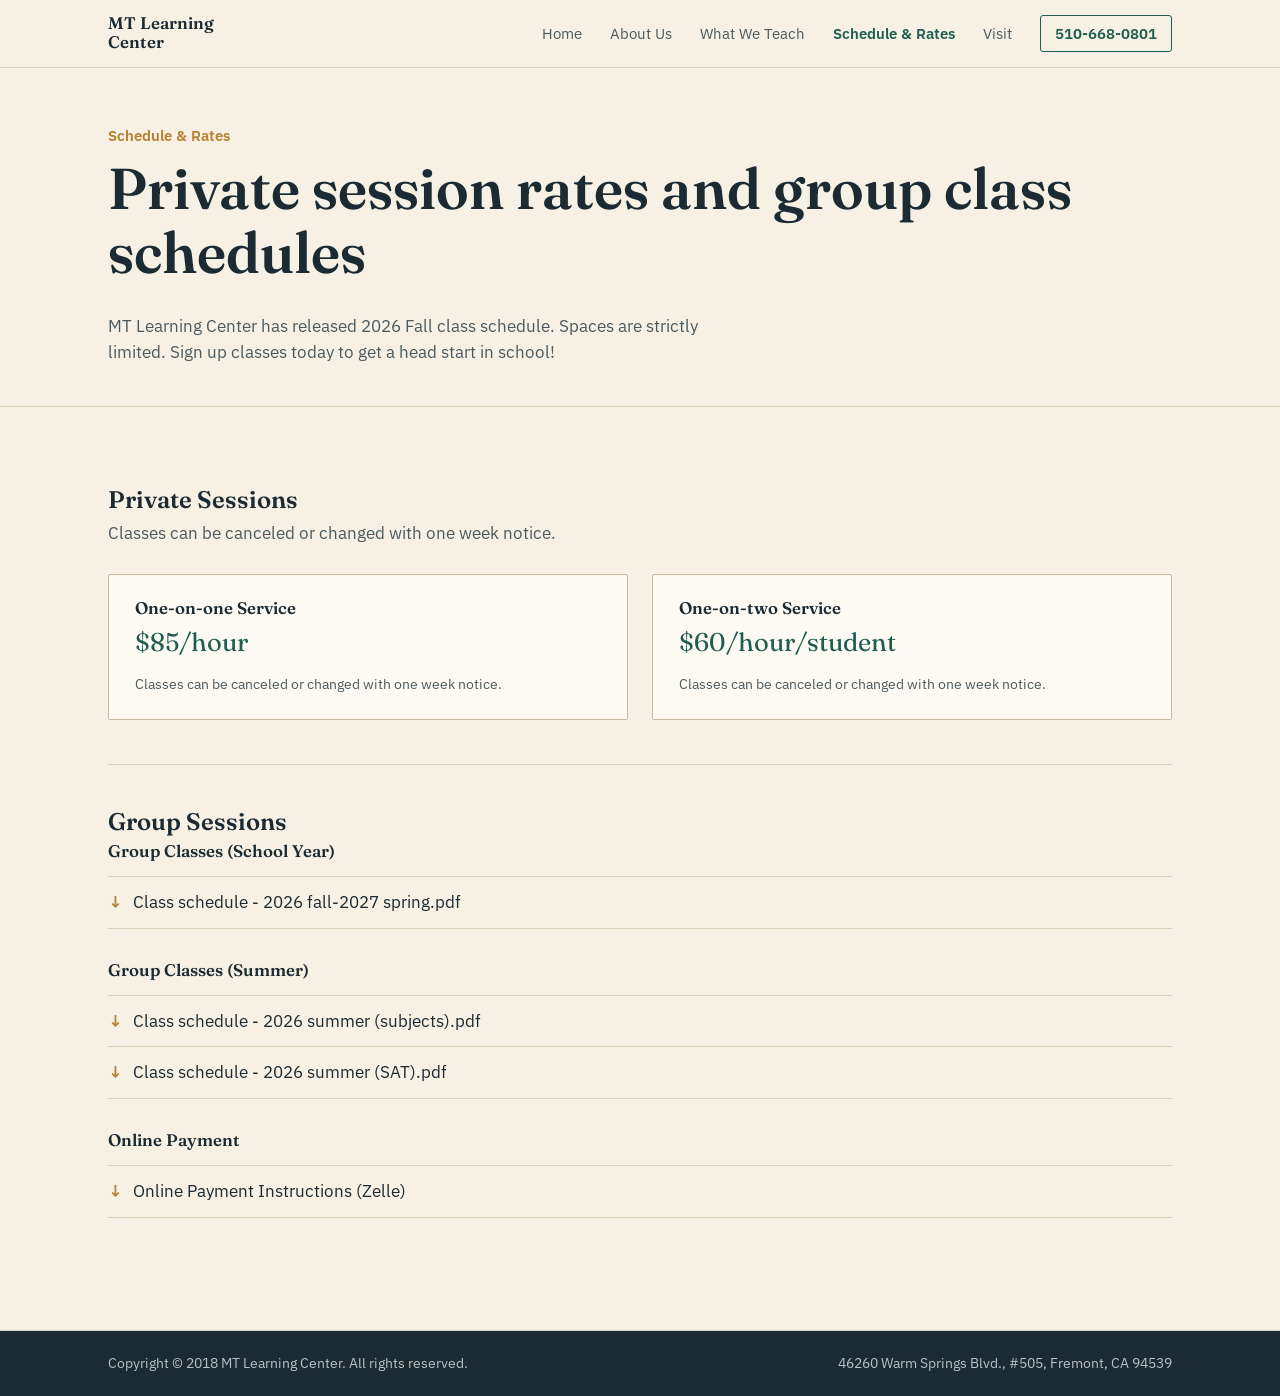
<file: schedule.html>
<!DOCTYPE html>
<html lang="en">
<head>
<meta charset="UTF-8">
<meta name="viewport" content="width=device-width, initial-scale=1.0">
<title>Schedule &amp; Rates — MT Learning Center</title>
<meta name="description" content="Private and group session rates and class schedules at MT Learning Center in Fremont, CA.">
<link rel="preconnect" href="https://fonts.googleapis.com">
<link rel="preconnect" href="https://fonts.gstatic.com" crossorigin>
<link href="https://fonts.googleapis.com/css2?family=Fraunces:opsz,wght@9..144,400;9..144,500;9..144,600;9..144,700&family=IBM+Plex+Sans:wght@400;500;600&display=swap" rel="stylesheet">
<link rel="stylesheet" href="css/styles.css">
<script src="js/script.js" defer></script>
</head>
<body>

<a class="skip-link" href="#main">Skip to content</a>

<header class="site-header">
	<div class="wrap header-row">
		<a class="wordmark" href="index.html">MT Learning<br>Center</a>
		<input type="checkbox" id="nav-toggle" class="nav-toggle-input">
		<label for="nav-toggle" class="nav-toggle-label" aria-label="Menu">
			<span></span>
		</label>
		<nav class="site-nav">
			<a href="index.html">Home</a>
			<a href="about.html">About Us</a>
			<a href="what-we-teach.html">What We Teach</a>
			<a href="schedule.html" class="is-current">Schedule &amp; Rates</a>
			<a href="visit.html">Visit</a>
			<a class="nav-phone" href="tel:5106680801">510-668-0801</a>
		</nav>
	</div>
</header>

<main id="main">

	<div class="page-header">
		<div class="wrap">
			<p class="kicker">Schedule &amp; Rates</p>
			<h1>Private session rates and group class schedules</h1>
			<p class="lede">MT Learning Center has released 2026 Fall class schedule. Spaces are strictly limited. Sign up classes today to get a head start in school!</p>
		</div>
	</div>

	<section class="services">
		<div class="wrap">

			<div class="subject-group" id="private-sessions">
				<h3>Private Sessions</h3>
				<p class="subject-intro">Classes can be canceled or changed with one week notice.</p>
				<div class="rate-grid">
					<div class="rate-card">
						<h4>One-on-one Service</h4>
						<p class="rate-price">$85/hour</p>
						<p class="rate-note">Classes can be canceled or changed with one week notice.</p>
					</div>
					<div class="rate-card">
						<h4>One-on-two Service</h4>
						<p class="rate-price">$60/hour/student</p>
						<p class="rate-note">Classes can be canceled or changed with one week notice.</p>
					</div>
				</div>
			</div>

			<div class="subject-group" id="group-sessions">
				<h3>Group Sessions</h3>

				<h4>Group Classes (School Year)</h4>
				<ul class="pdf-list">
					<li><a href="https://mtlearningcenter.com/static/pdf/schedules/school-year/Class%20schedule%20-%202026%20fall-2027%20spring.pdf" target="_blank" rel="noopener">Class schedule - 2026 fall-2027 spring.pdf</a></li>
				</ul>

				<h4 style="margin-top: 32px;">Group Classes (Summer)</h4>
				<ul class="pdf-list">
					<li><a href="https://mtlearningcenter.com/static/pdf/schedules/summer/Class%20schedule%20-%202026%20summer%20(subjects).pdf" target="_blank" rel="noopener">Class schedule - 2026 summer (subjects).pdf</a></li>
					<li><a href="https://mtlearningcenter.com/static/pdf/schedules/summer/Class%20schedule%20-%202026%20summer%20(SAT).pdf" target="_blank" rel="noopener">Class schedule - 2026 summer (SAT).pdf</a></li>
				</ul>

				<h4 style="margin-top: 32px;">Online Payment</h4>
				<ul class="pdf-list">
					<li><a href="https://mtlearningcenter.com/static/pdf/Zelle%20Online%20payment%20instruction.pdf" target="_blank" rel="noopener">Online Payment Instructions (Zelle)</a></li>
				</ul>
			</div>

		</div>
	</section>

</main>

<footer class="site-footer">
	<div class="wrap footer-row">
		<p>Copyright © 2018 MT Learning Center. All rights reserved.</p>
		<p class="footer-address">46260 Warm Springs Blvd., #505, Fremont, CA 94539</p>
	</div>
</footer>

</body>
</html>
</file>
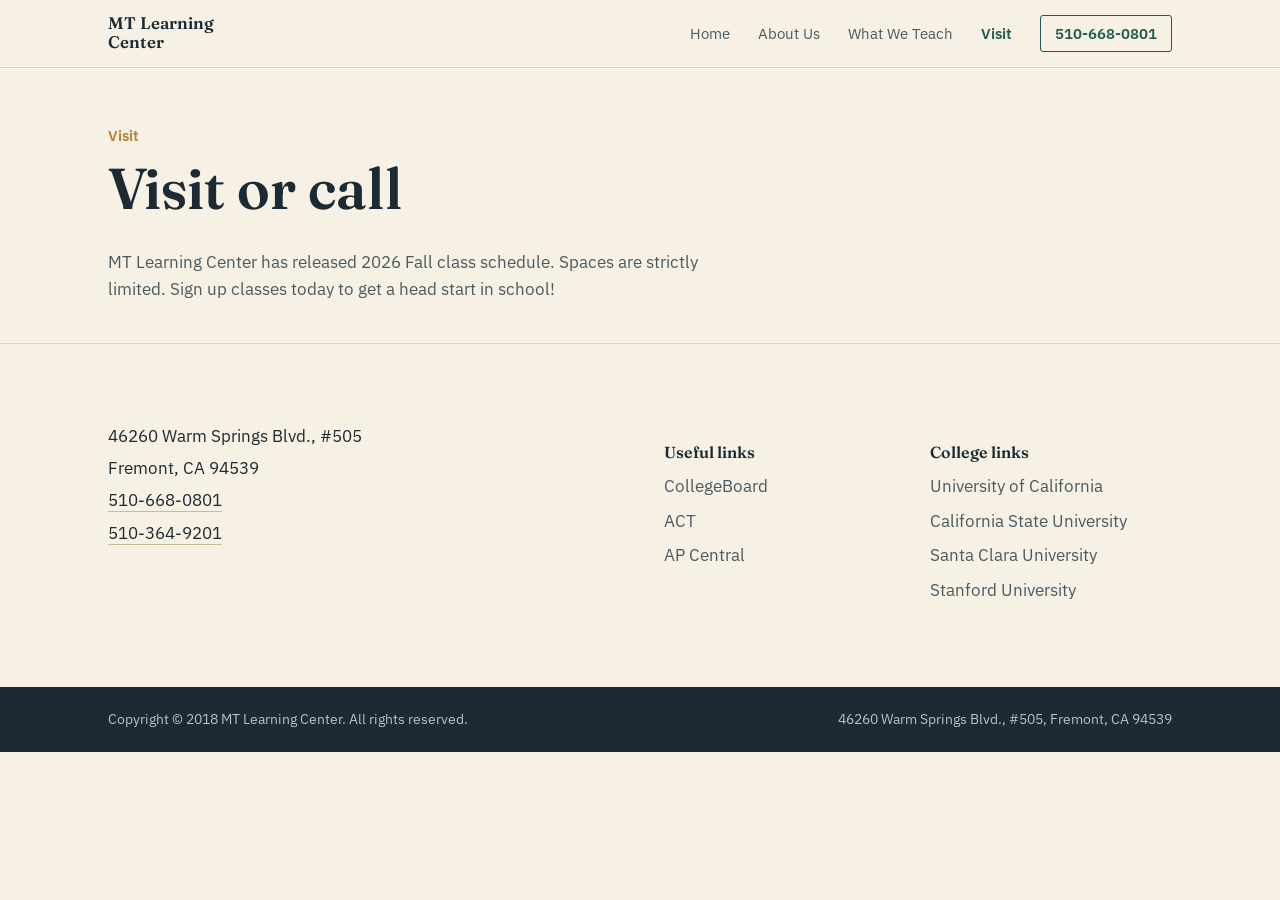
<file: visit.html>
<!DOCTYPE html>
<html lang="en">
<head>
<meta charset="UTF-8">
<meta name="viewport" content="width=device-width, initial-scale=1.0">
<title>Visit — MT Learning Center</title>
<meta name="description" content="Address, phone numbers, and useful links for MT Learning Center in Fremont, CA.">
<link rel="preconnect" href="https://fonts.googleapis.com">
<link rel="preconnect" href="https://fonts.gstatic.com" crossorigin>
<link href="https://fonts.googleapis.com/css2?family=Fraunces:opsz,wght@9..144,400;9..144,500;9..144,600;9..144,700&family=IBM+Plex+Sans:wght@400;500;600&display=swap" rel="stylesheet">
<link rel="stylesheet" href="css/styles.css">
<script src="js/script.js" defer></script>
</head>
<body>

<a class="skip-link" href="#main">Skip to content</a>

<header class="site-header">
	<div class="wrap header-row">
		<a class="wordmark" href="index.html">MT Learning<br>Center</a>
		<input type="checkbox" id="nav-toggle" class="nav-toggle-input">
		<label for="nav-toggle" class="nav-toggle-label" aria-label="Menu">
			<span></span>
		</label>
		<nav class="site-nav">
			<a href="index.html">Home</a>
			<a href="about.html">About Us</a>
			<a href="what-we-teach.html">What We Teach</a>
			<a href="visit.html" class="is-current">Visit</a>
			<a class="nav-phone" href="tel:5106680801">510-668-0801</a>
		</nav>
	</div>
</header>

<main id="main">

	<div class="page-header">
		<div class="wrap">
			<p class="kicker">Visit</p>
			<h1>Visit or call</h1>
			<p class="lede">MT Learning Center has released 2026 Fall class schedule. Spaces are strictly limited. Sign up classes today to get a head start in school!</p>
		</div>
	</div>

	<section class="visit">
		<div class="wrap visit-grid">
			<div class="visit-contact">
				<address>
					46260 Warm Springs Blvd., #505<br>
					Fremont, CA 94539<br>
					<a href="tel:5106680801">510-668-0801</a><br>
					<a href="tel:5103649201">510-364-9201</a>
				</address>
			</div>
			<div class="visit-links">
				<div>
					<h3>Useful links</h3>
					<ul>
						<li><a href="https://www.collegeboard.org/" target="_blank" rel="noopener">CollegeBoard</a></li>
						<li><a href="http://www.actstudent.org/" target="_blank" rel="noopener">ACT</a></li>
						<li><a href="http://apcentral.collegeboard.com/apc/Controller.jpf" target="_blank" rel="noopener">AP Central</a></li>
					</ul>
				</div>
				<div>
					<h3>College links</h3>
					<ul>
						<li><a href="http://www.universityofcalifornia.edu/" target="_blank" rel="noopener">University of California</a></li>
						<li><a href="http://www.calstate.edu/" target="_blank" rel="noopener">California State University</a></li>
						<li><a href="http://www.scu.edu/" target="_blank" rel="noopener">Santa Clara University</a></li>
						<li><a href="http://www.stanford.edu/" target="_blank" rel="noopener">Stanford University</a></li>
					</ul>
				</div>
			</div>
		</div>
	</section>

</main>

<footer class="site-footer">
	<div class="wrap footer-row">
		<p>Copyright © 2018 MT Learning Center. All rights reserved.</p>
		<p class="footer-address">46260 Warm Springs Blvd., #505, Fremont, CA 94539</p>
	</div>
</footer>

</body>
</html>
</file>
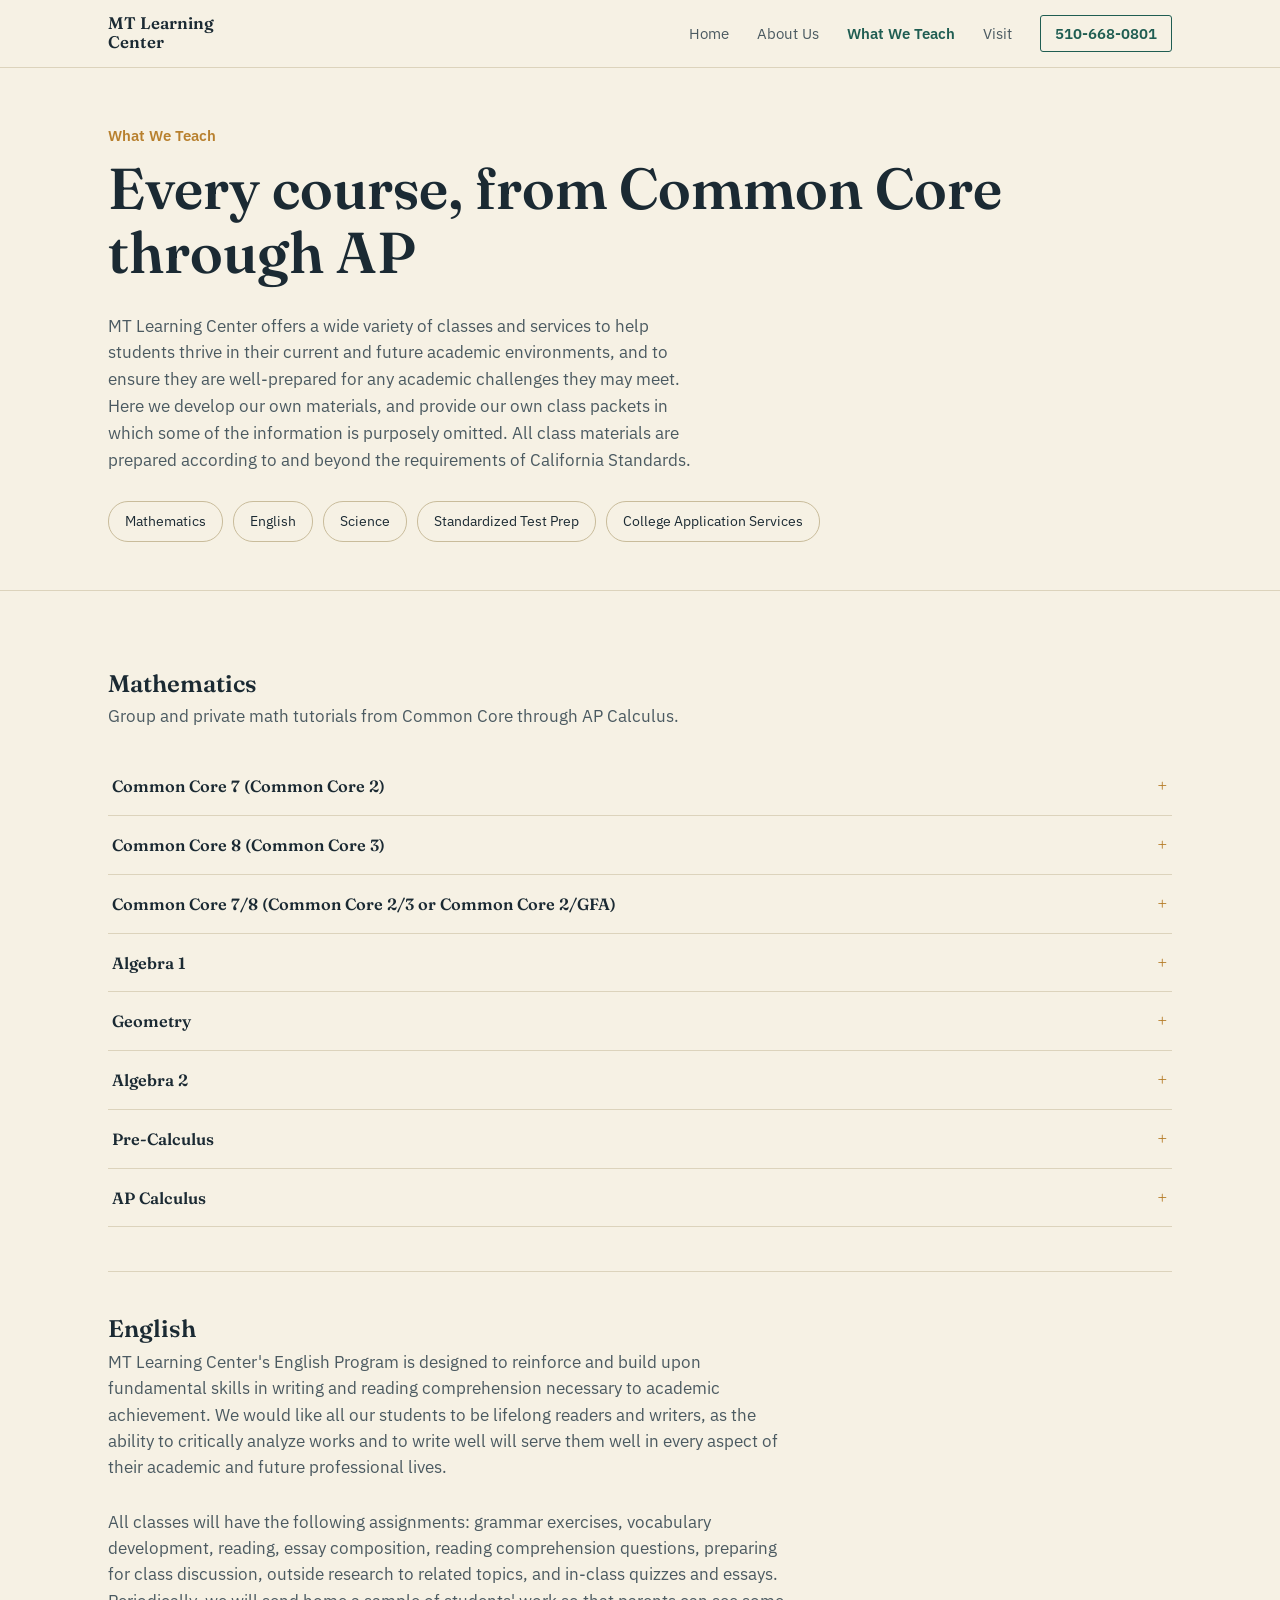
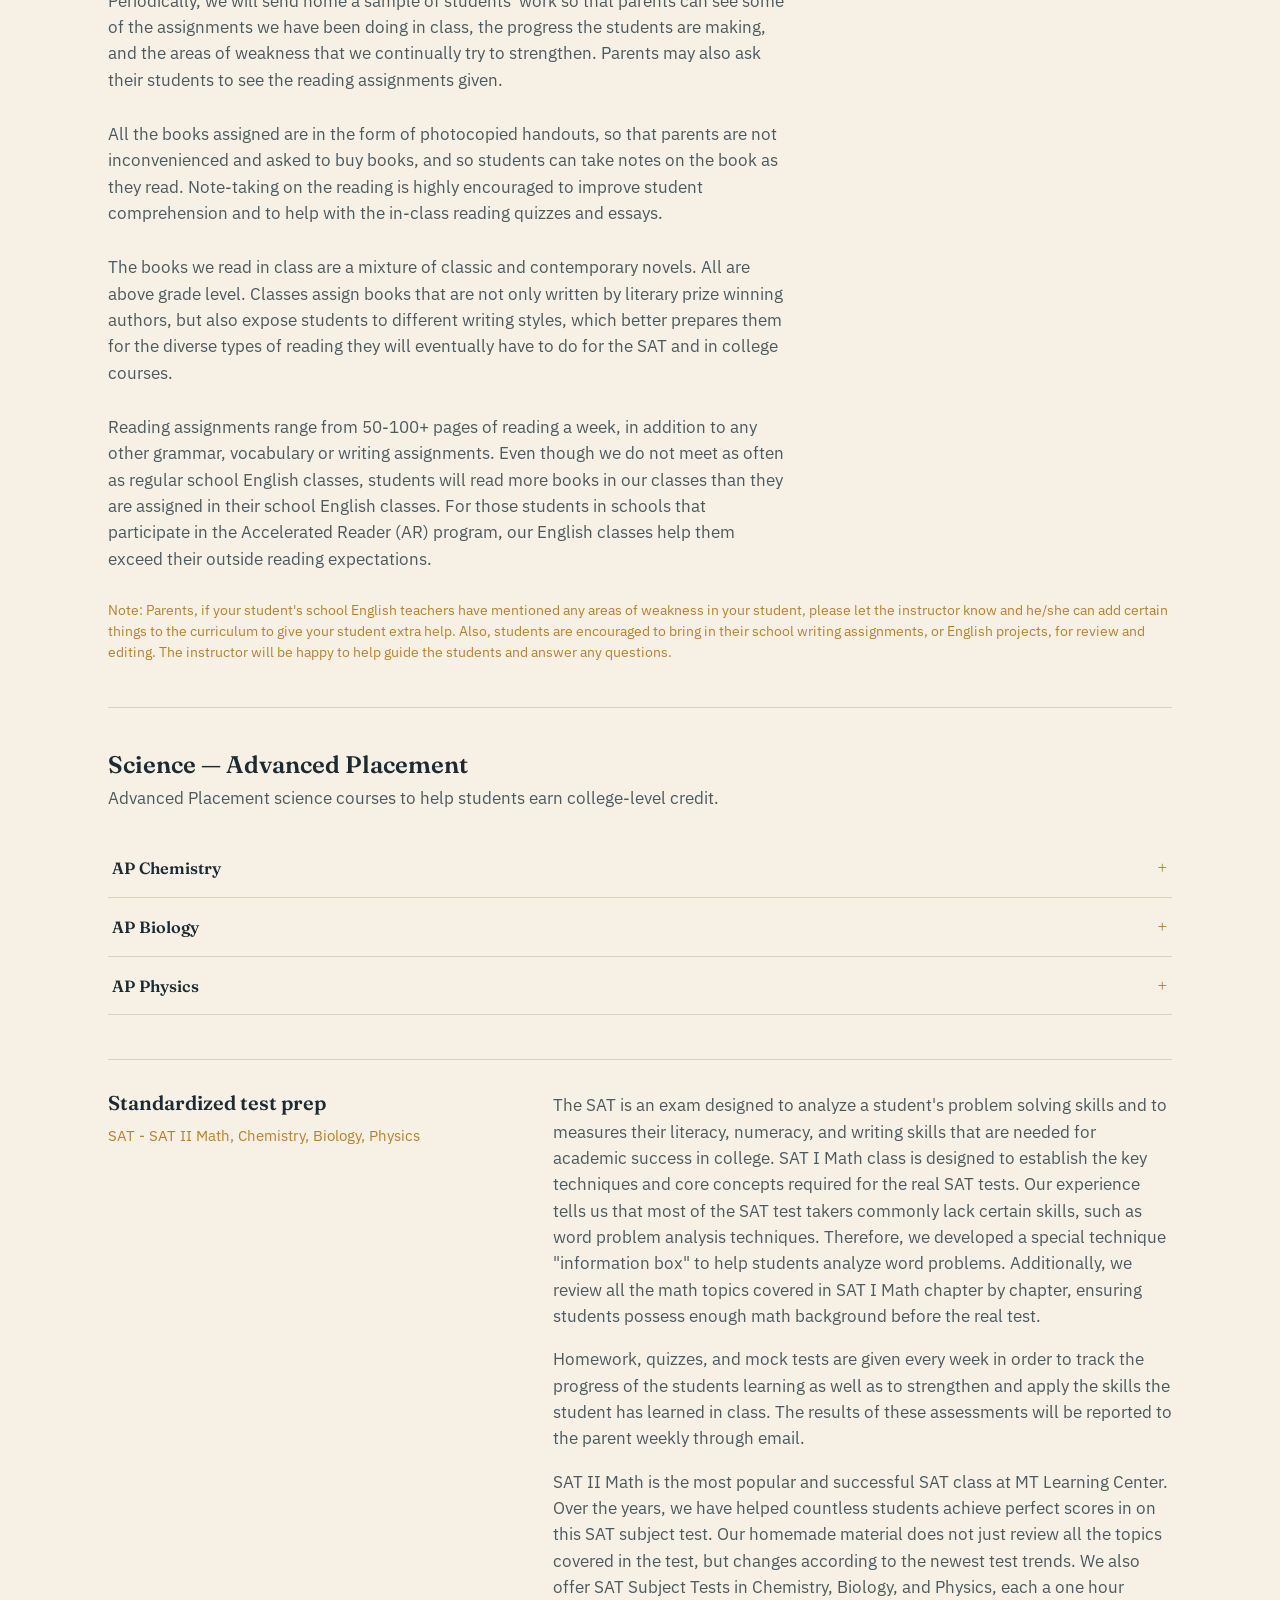
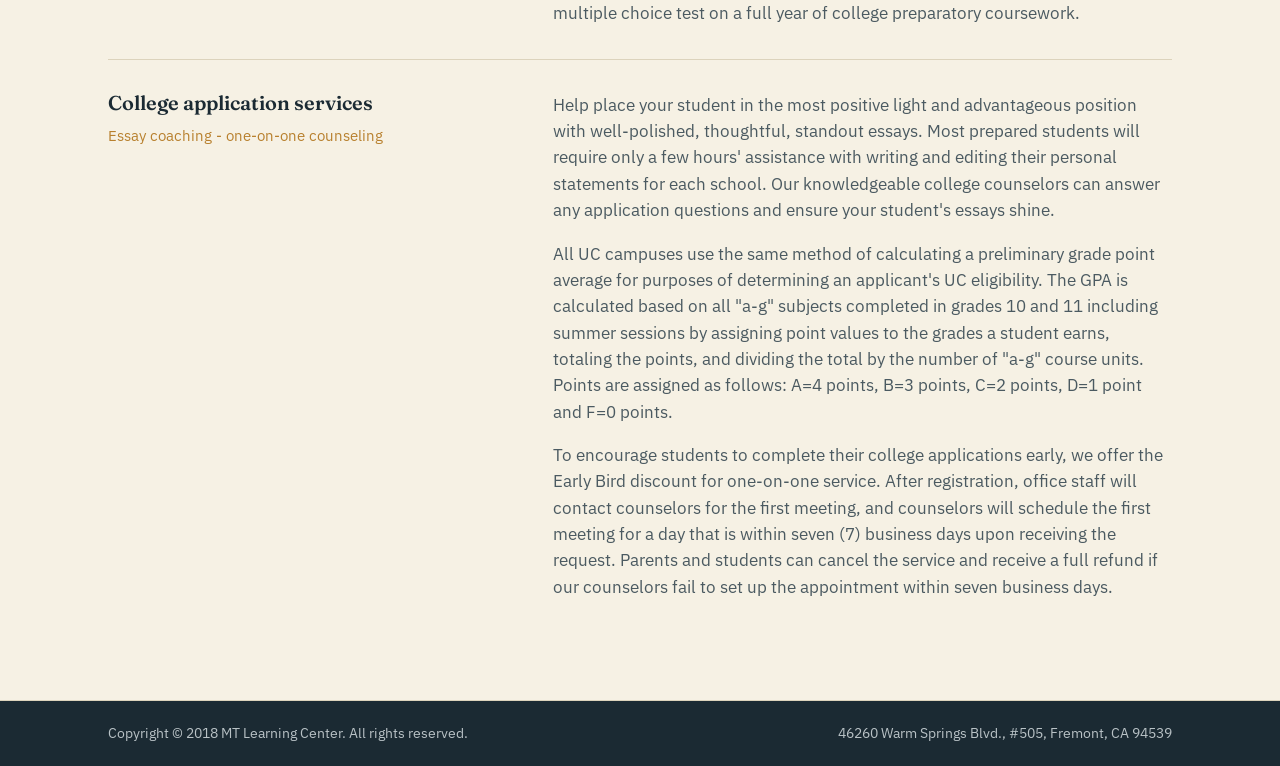
<file: what-we-teach.html>
<!DOCTYPE html>
<html lang="en">
<head>
<meta charset="UTF-8">
<meta name="viewport" content="width=device-width, initial-scale=1.0">
<title>What We Teach — MT Learning Center</title>
<meta name="description" content="Math, English and Science tutorials, standardized test prep, and college application services at MT Learning Center in Fremont, CA.">
<link rel="preconnect" href="https://fonts.googleapis.com">
<link rel="preconnect" href="https://fonts.gstatic.com" crossorigin>
<link href="https://fonts.googleapis.com/css2?family=Fraunces:opsz,wght@9..144,400;9..144,500;9..144,600;9..144,700&family=IBM+Plex+Sans:wght@400;500;600&display=swap" rel="stylesheet">
<link rel="stylesheet" href="css/styles.css">
<script src="js/script.js" defer></script>
</head>
<body>

<a class="skip-link" href="#main">Skip to content</a>

<header class="site-header">
	<div class="wrap header-row">
		<a class="wordmark" href="index.html">MT Learning<br>Center</a>
		<input type="checkbox" id="nav-toggle" class="nav-toggle-input">
		<label for="nav-toggle" class="nav-toggle-label" aria-label="Menu">
			<span></span>
		</label>
		<nav class="site-nav">
			<a href="index.html">Home</a>
			<a href="about.html">About Us</a>
			<a href="what-we-teach.html" class="is-current">What We Teach</a>
			<a href="visit.html">Visit</a>
			<a class="nav-phone" href="tel:5106680801">510-668-0801</a>
		</nav>
	</div>
</header>

<main id="main">

	<div class="page-header">
		<div class="wrap">
			<p class="kicker">What We Teach</p>
			<h1>Every course, from Common Core through AP</h1>
			<p class="lede">MT Learning Center offers a wide variety of classes and services to help students thrive in their current and future academic environments, and to ensure they are well-prepared for any academic challenges they may meet. Here we develop our own materials, and provide our own class packets in which some of the information is purposely omitted. All class materials are prepared according to and beyond the requirements of California Standards.</p>
			<nav class="subject-nav" aria-label="Jump to subject">
				<a href="#mathematics">Mathematics</a>
				<a href="#english">English</a>
				<a href="#science">Science</a>
				<a href="#test-prep">Standardized Test Prep</a>
				<a href="#college-app">College Application Services</a>
			</nav>
		</div>
	</div>

	<section class="services">
		<div class="wrap">

			<div class="subject-group" id="mathematics">
				<h3>Mathematics</h3>
				<p class="subject-intro">Group and private math tutorials from Common Core through AP Calculus.</p>

				<details class="course-row">
					<summary>Common Core 7 (Common Core 2)</summary>
					<div class="course-body">
						<p>Our Common Core 7 class is designed to build a solid foundation for Algebra classes. We focus on the basic concepts students will need in the next few years, and provide students with the training required for upper-level math courses. We dedicate a special portion of class time to training students in how to handle word problems, and show them how to transform the necessary written information into algebraic equations. Together with Algebra 1, students are trained to master the fundamental algebra skills necessary for future success in their math coursework.</p>
						<ul class="topic-list">
							<li>Number Systems and Operations of Numbers</li>
							<li>Algebraic Expressions</li>
							<li>Solving Equations and Inequalities</li>
							<li>Graphing Equations and Inequalities</li>
							<li>Ratio, Proportion and Percent Problems</li>
							<li>Simple 2 Dimensional and 3 Dimensional Geometry</li>
							<li>Concept of Probability</li>
							<li>Concept of Statistics</li>
							<li>Personal Financial Literacy — Budgeting and Money Management</li>
						</ul>
					</div>
				</details>

				<details class="course-row">
					<summary>Common Core 8 (Common Core 3)</summary>
					<div class="course-body">
						<p>Common Core 8 class continues and reinforce the mathematical concepts in Common Core 7. At this stage, we still dedicate a significant portion of class time to training students in how to handle word problems, and show them how to transform the necessary written information into algebraic equations. Besides that, students are trained to "know why" instead of "know how" and "know what" in the class to spark their thinking. Together with Common Core 1 and Algebra 1, students are trained to master the fundamental algebra skills necessary for future success in their math coursework.</p>
						<ul class="topic-list">
							<li>Numerical Relationships</li>
							<li>Fractions</li>
							<li>Powers</li>
							<li>Roots</li>
							<li>Scientific Notations</li>
							<li>Equations</li>
							<li>Solving Simple Equations</li>
							<li>Slope-Intercept Form</li>
							<li>Proportional Relationships</li>
							<li>Graphing Systems of Equations</li>
							<li>Geometry</li>
							<li>Angle Relationships</li>
							<li>Transformations</li>
							<li>Similar Triangles</li>
							<li>Pythagorean Theorem</li>
							<li>Functions</li>
							<li>Constructing Functions</li>
							<li>Function Comparison</li>
							<li>Linear and Non-Linear Functions</li>
							<li>Probability and Statistics</li>
							<li>Data Collection and Analysis</li>
							<li>One Dimensional Data Analysis</li>
							<li>Two Dimensional Data Analysis</li>
							<li>Personal Finance</li>
						</ul>
					</div>
				</details>

				<details class="course-row">
					<summary>Common Core 7/8 (Common Core 2/3 or Common Core 2/GFA)</summary>
					<div class="course-body">
						<p>Common Core 7/8 is far more rigorous than Common Core 7, focuses on building fundamental skills needed in Algebra 1 and Geometry classes. In our Common Core 7/8 class, we still dedicate a good portion of class time to word problems which emphasize real world applications. All the basic types of word problems are trained in Common Core 7 and Common Core 7/8 classes. Together with Algebra 1, students are trained to master the fundamental algebra skills necessary for future success in their math coursework.</p>
						<ul class="topic-list">
							<li>Numerical Relationships</li>
							<li>Operations with Fractions</li>
							<li>Powers and Roots</li>
							<li>Scientific Notation and Operations</li>
							<li>Solving Linear Equations and Inequalities</li>
							<li>Proportional Relationships</li>
							<li>Graphing Systems of Linear Equations</li>
							<li>Solving Systems of Linear Equations Algebraically</li>
							<li>Geometry — Angle Relationships of Parallel Lines, Triangles and Quadrilaterals</li>
							<li>Geometry — The Pythagorean Theorem</li>
							<li>Geometry — Surface Area and Volumes of Solids</li>
							<li>Transformation — Rigid Transformation, Dilation and Similar Triangles</li>
							<li>Functions — Linear and Non-Linear Functions</li>
							<li>Probability and Statistics</li>
							<li>Personal Finance Literacy</li>
						</ul>
					</div>
				</details>

				<details class="course-row">
					<summary>Algebra 1</summary>
					<div class="course-body">
						<p>Algebra 1 class is the gate to the advanced math such as Geometry and Algebra 2. All the fundamental skills used in Algebra and Geometry are trained in Algebra 1 class. Algebra 1 is crucial to the success of students' mathematics life. It is important for students to master the Algebra 1 topics before they go to high school for advanced classes. Our Algebra 1 class puts a lot of effort on application in Geometry and Algebra 2 in order to help students transition to the next levels.</p>
						<ul class="topic-list">
							<li>Solving Simple Equations and Inequalities</li>
							<li>Solving Absolute Value Equations and Inequalities</li>
							<li>Functions and Graphs</li>
							<li>Functions and Functions Notations</li>
							<li>Interpreting Graphs of Functions</li>
							<li>Graphs of Functions</li>
							<li>Transformations of Functions</li>
							<li>Rates of Change</li>
							<li>Linear Models</li>
							<li>Arithmetic Sequences</li>
							<li>Forms of Linear Function</li>
							<li>Equations from Data</li>
							<li>Extensions of Linear Concepts</li>
							<li>Piecewise-Defined Linear Functions</li>
							<li>Comparing Equations</li>
							<li>Inequalities in Two Variables</li>
							<li>Solving Systems of Linear Equations</li>
							<li>Solving Systems of Linear Inequalities</li>
							<li>Exponents and Radicals</li>
							<li>Exponent Rules</li>
							<li>Operations with Radicals</li>
							<li>Geometric Sequences</li>
							<li>Exponential Functions</li>
							<li>Modeling with Exponential Functions</li>
							<li>Polynomials</li>
							<li>Adding and Subtracting Polynomials</li>
							<li>Multiplying Polynomials</li>
							<li>Factoring</li>
							<li>Factoring trinomials</li>
							<li>Simplifying Rational Expressions</li>
							<li>Quadratic Functions</li>
							<li>Introduction to Quadratic Functions</li>
							<li>Graphing with Quadratic Functions</li>
							<li>Solving Quadratic Equations by Graphing and Factoring</li>
							<li>Algebraic Methods of Solving Quadratic Equations</li>
							<li>Applying Quadratic Equations</li>
							<li>Modeling with Functions</li>
							<li>Systems of Quadratic Equations</li>
							<li>Probability and Statistics</li>
							<li>Measures of Center and Speed</li>
							<li>Dot and Box Plots and the Normal Distribution</li>
							<li>Correlation</li>
							<li>Best Fit Line</li>
							<li>Bivariate Data</li>
						</ul>
					</div>
				</details>

				<details class="course-row">
					<summary>Geometry</summary>
					<div class="course-body">
						<p>Geometry class has two areas of emphasis. One is the logic training provided by proving theorems, and the other is the problem solving training developed through applying Geometry and Algebra skills, a training somewhat similar to the defining variables and setting up word problems. Both types of training are crucial to students' future development, as even Geometry is generally used in certain fields. By combining these two types of training, we connect the use of Algebra skills to the Geometry concepts.</p>
						<ul class="topic-list">
							<li>Basic geometry concepts</li>
							<li>Parallel lines</li>
							<li>Congruent triangles</li>
							<li>Quadrilaterals and polygons</li>
							<li>Similarity</li>
							<li>Right triangles</li>
							<li>Circles</li>
							<li>Area of plane figures</li>
							<li>Volume and surface area of solids</li>
							<li>Construction and loci</li>
							<li>Coordinate geometry</li>
							<li>Inequalities</li>
							<li>Transformation and mapping</li>
						</ul>
					</div>
				</details>

				<details class="course-row">
					<summary>Algebra 2</summary>
					<div class="course-body">
						<p>Algebra 2 class focuses on the advanced topics of the Algebra field. However, we teach our students how to set up problems and equations so that, despite the introduction of new concepts, the calculation remains simple. Our Algebra 2 class greatly emphasizes the understanding of new concepts, especially functions, logarithm, series, probability and trigonometry, and other topics with which most students experience difficulty.</p>
						<ul class="topic-list">
							<li>Linear equations and functions</li>
							<li>Systems of equations and inequalities</li>
							<li>Matrices and determinants</li>
							<li>Quadratic functions (word problems)</li>
							<li>Polynomial functions</li>
							<li>Powers, roots and radicals</li>
							<li>Exponential and logarithm functions (word problems)</li>
							<li>Rational equations and functions (word problems)</li>
							<li>Quadratic relations and conics sections</li>
							<li>Sequences and series</li>
							<li>Probabilities and statistics</li>
							<li>Trigonometry functions</li>
							<li>Analytical Trigonometry</li>
						</ul>
						<p class="course-note">Note: "(word problems)" specifies the chapters with a significant number of word problems.</p>
					</div>
				</details>

				<details class="course-row">
					<summary>Pre-Calculus</summary>
					<div class="course-body">
						<p>Pre-Calculus (Math Analysis) continues the concept development offered in Algebra 2, but delves deeper into the concepts and the calculation becomes much more rigorous. Trigonometry concepts and their numerous applications are very much emphasized to make sure students are ready for the challenge of Calculus.</p>
						<ul class="topic-list">
							<li>Function concepts and graphs</li>
							<li>Polynomial and rational functions</li>
							<li>Exponential and logarithmic functions (word problems)</li>
							<li>Trigonometric functions</li>
							<li>Analytic Trigonometry (word problems)</li>
							<li>Applications in Trigonometry (word problems)</li>
							<li>Systems of equations and inequalities</li>
							<li>Matrices and determinants</li>
							<li>Sequences and series</li>
							<li>Analytic geometry</li>
							<li>Limits</li>
						</ul>
						<p class="course-note">Note: "(word problems)" specifies the chapters with a significant number of word problems.</p>
					</div>
				</details>

				<details class="course-row">
					<summary>AP Calculus</summary>
					<div class="course-body">
						<p>AP Calculus begins with understanding the concept of limits and follows with the concepts of differentiation and integration. We have two focuses in our Calculus class. One is the development of the students' understanding of the ambiguous concepts of limits, differentials, derivatives and finally integration. The other one is the development of their analytical and problem solving skills. Even though Calculus is time consuming, we do not encourage students to purely memorize the formulas to save time. Instead, we emphasize the thorough understanding and utilization of basic concepts, the basis for the formulas and the ability to derive them when necessary.</p>
						<ul class="topic-list">
							<li>Limits</li>
							<li>Differentiation</li>
							<li>Application of differentiation (word problems)</li>
							<li>Integration</li>
							<li>Transcendental functions</li>
							<li>Application of integration (word problems)</li>
							<li>Integration techniques (BC only)</li>
							<li>Infinites series (BC only)</li>
							<li>Conics, parametric equations and polar coordinates (BC only)</li>
						</ul>
					</div>
				</details>
			</div>

			<div class="subject-group" id="english">
				<h3>English</h3>
				<p class="subject-intro">MT Learning Center's English Program is designed to reinforce and build upon fundamental skills in writing and reading comprehension necessary to academic achievement. We would like all our students to be lifelong readers and writers, as the ability to critically analyze works and to write well will serve them well in every aspect of their academic and future professional lives.</p>
				<p class="subject-intro">All classes will have the following assignments: grammar exercises, vocabulary development, reading, essay composition, reading comprehension questions, preparing for class discussion, outside research to related topics, and in-class quizzes and essays. Periodically, we will send home a sample of students' work so that parents can see some of the assignments we have been doing in class, the progress the students are making, and the areas of weakness that we continually try to strengthen. Parents may also ask their students to see the reading assignments given.</p>
				<p class="subject-intro">All the books assigned are in the form of photocopied handouts, so that parents are not inconvenienced and asked to buy books, and so students can take notes on the book as they read. Note-taking on the reading is highly encouraged to improve student comprehension and to help with the in-class reading quizzes and essays.</p>
				<p class="subject-intro">The books we read in class are a mixture of classic and contemporary novels. All are above grade level. Classes assign books that are not only written by literary prize winning authors, but also expose students to different writing styles, which better prepares them for the diverse types of reading they will eventually have to do for the SAT and in college courses.</p>
				<p class="subject-intro">Reading assignments range from 50-100+ pages of reading a week, in addition to any other grammar, vocabulary or writing assignments. Even though we do not meet as often as regular school English classes, students will read more books in our classes than they are assigned in their school English classes. For those students in schools that participate in the Accelerated Reader (AR) program, our English classes help them exceed their outside reading expectations.</p>
				<p class="course-note">Note: Parents, if your student's school English teachers have mentioned any areas of weakness in your student, please let the instructor know and he/she can add certain things to the curriculum to give your student extra help. Also, students are encouraged to bring in their school writing assignments, or English projects, for review and editing. The instructor will be happy to help guide the students and answer any questions.</p>
			</div>

			<div class="subject-group" id="science">
				<h3>Science — Advanced Placement</h3>
				<p class="subject-intro">Advanced Placement science courses to help students earn college-level credit.</p>

				<details class="course-row">
					<summary>AP Chemistry</summary>
					<div class="course-body">
						<p>AP Chemistry also known as Advanced Placement Chemistry. An exam is offered by the College Board to allow students to show their knowledge of the subject and earn college-level credit. This course was designed for students with interest in chemistry, physical sciences, or biological sciences.</p>
						<p><strong>Topics covered:</strong></p>
						<ul class="topic-list">
							<li>Chemical equilibrium</li>
							<li>Chemical kinetics</li>
							<li>Stoichiometry</li>
							<li>Thermodynamics</li>
							<li>Gases</li>
							<li>Liquids</li>
							<li>Solids</li>
							<li>Solutions</li>
							<li>Atomic Theory</li>
							<li>Chemical Bonding</li>
							<li>Nuclear Chemistry</li>
						</ul>
					</div>
				</details>

				<details class="course-row">
					<summary>AP Biology</summary>
					<div class="course-body">
						<p>AP Biology is also known as Advanced Placement Biology. An exam is offered by the College Board to allow students to show their knowledge of the subject and earn college-level credit. This course was designed for students with interest in biology and physical sciences.</p>
						<p><strong>Topics covered:</strong></p>
						<ul class="topic-list">
							<li>Anatomy and Physiology</li>
							<li>Biochemistry</li>
							<li>Biodiversity</li>
							<li>Botany</li>
							<li>The Cell</li>
							<li>Developmental Biology</li>
							<li>Ecology</li>
							<li>Genetics</li>
							<li>Molecular Biology</li>
							<li>Origin of Life</li>
							<li>Population Biology</li>
							<li>Evolution</li>
							<li>Molecular Genetics</li>
							<li>Taxonomy</li>
						</ul>
					</div>
				</details>

				<details class="course-row">
					<summary>AP Physics</summary>
					<div class="course-body">
						<p>AP Physics also known as Advanced Placement Physics. An exam is offered by the College Board to allow students to show their knowledge of the subject and earn college-level credit. This course was designed for students with interest in physical sciences.</p>
						<p><strong>Topics covered:</strong></p>
						<ul class="topic-list">
							<li>Newtonian Mechanics</li>
							<li>Fluid Mechanics and Thermal Physics</li>
							<li>Electricity and Magnetism</li>
							<li>Waves and Optics</li>
							<li>Atomic and Nuclear Physics</li>
						</ul>
					</div>
				</details>
			</div>

			<div class="service-block" id="test-prep">
				<div class="service-head">
					<h3>Standardized test prep</h3>
					<p class="service-sub">SAT - SAT II Math, Chemistry, Biology, Physics</p>
				</div>
				<div class="service-body">
					<p>The SAT is an exam designed to analyze a student's problem solving skills and to measures their literacy, numeracy, and writing skills that are needed for academic success in college. SAT I Math class is designed to establish the key techniques and core concepts required for the real SAT tests. Our experience tells us that most of the SAT test takers commonly lack certain skills, such as word problem analysis techniques. Therefore, we developed a special technique "information box" to help students analyze word problems. Additionally, we review all the math topics covered in SAT I Math chapter by chapter, ensuring students possess enough math background before the real test.</p>
					<p>Homework, quizzes, and mock tests are given every week in order to track the progress of the students learning as well as to strengthen and apply the skills the student has learned in class. The results of these assessments will be reported to the parent weekly through email.</p>
					<p>SAT II Math is the most popular and successful SAT class at MT Learning Center. Over the years, we have helped countless students achieve perfect scores in on this SAT subject test. Our homemade material does not just review all the topics covered in the test, but changes according to the newest test trends. We also offer SAT Subject Tests in Chemistry, Biology, and Physics, each a one hour multiple choice test on a full year of college preparatory coursework.</p>
				</div>
			</div>

			<div class="service-block" id="college-app">
				<div class="service-head">
					<h3>College application services</h3>
					<p class="service-sub">Essay coaching - one-on-one counseling</p>
				</div>
				<div class="service-body">
					<p>Help place your student in the most positive light and advantageous position with well-polished, thoughtful, standout essays. Most prepared students will require only a few hours' assistance with writing and editing their personal statements for each school. Our knowledgeable college counselors can answer any application questions and ensure your student's essays shine.</p>
					<p>All UC campuses use the same method of calculating a preliminary grade point average for purposes of determining an applicant's UC eligibility. The GPA is calculated based on all "a-g" subjects completed in grades 10 and 11 including summer sessions by assigning point values to the grades a student earns, totaling the points, and dividing the total by the number of "a-g" course units. Points are assigned as follows: A=4 points, B=3 points, C=2 points, D=1 point and F=0 points.</p>
					<p>To encourage students to complete their college applications early, we offer the Early Bird discount for one-on-one service. After registration, office staff will contact counselors for the first meeting, and counselors will schedule the first meeting for a day that is within seven (7) business days upon receiving the request. Parents and students can cancel the service and receive a full refund if our counselors fail to set up the appointment within seven business days.</p>
				</div>
			</div>

		</div>
	</section>

</main>

<footer class="site-footer">
	<div class="wrap footer-row">
		<p>Copyright © 2018 MT Learning Center. All rights reserved.</p>
		<p class="footer-address">46260 Warm Springs Blvd., #505, Fremont, CA 94539</p>
	</div>
</footer>

</body>
</html>
</file>
<file: css/styles.css>
/* ---------------------------------------------------------
   MT Learning Center — design tokens
   paper #F6F1E4  ink #1B2A33  gold #B8802E  pine #1F5D52  rule #DCD3BC
--------------------------------------------------------- */

:root {
	--paper: #F6F1E4;
	--paper-raised: #FCFAF3;
	--ink: #1B2A33;
	--ink-soft: #4B5A61;
	--gold: #B8802E;
	--pine: #1F5D52;
	--rule: #DCD3BC;
	--rule-strong: #C9BC9B;

	--font-display: "Fraunces", Georgia, serif;
	--font-body: "IBM Plex Sans", -apple-system, Segoe UI, sans-serif;

	--content-width: 1120px;
}

* { box-sizing: border-box; }

html { scroll-behavior: smooth; }

@media (prefers-reduced-motion: reduce) {
	html { scroll-behavior: auto; }
	* { animation: none !important; transition: none !important; }
}

body {
	margin: 0;
	background: var(--paper);
	color: var(--ink);
	font-family: var(--font-body);
	font-size: 17px;
	line-height: 1.55;
	-webkit-font-smoothing: antialiased;
}

h1, h2, h3, h4 {
	font-family: var(--font-display);
	color: var(--ink);
	line-height: 1.1;
	margin: 0 0 0.5em;
	font-weight: 600;
}

h1 { font-size: clamp(2.4rem, 5vw, 3.6rem); font-weight: 600; }
h2 { font-size: clamp(1.7rem, 3vw, 2.3rem); }
h3 { font-size: 1.25rem; font-weight: 600; }
h4 { font-size: 1.05rem; font-weight: 600; }

p { margin: 0 0 1em; }
p:last-child { margin-bottom: 0; }

a { color: var(--pine); }
a:focus-visible, button:focus-visible, summary:focus-visible, input:focus-visible {
	outline: 3px solid var(--gold);
	outline-offset: 2px;
}

.wrap {
	max-width: var(--content-width);
	margin: 0 auto;
	padding: 0 28px;
}

.skip-link {
	position: absolute;
	left: -999px;
	top: 0;
	background: var(--ink);
	color: var(--paper);
	padding: 10px 16px;
	z-index: 100;
}
.skip-link:focus { left: 12px; top: 12px; }

/* ---------- header ---------- */

.site-header {
	position: sticky;
	top: 0;
	z-index: 20;
	background: var(--paper);
	border-bottom: 1px solid var(--rule);
}

.header-row {
	display: flex;
	align-items: center;
	justify-content: space-between;
	padding-top: 14px;
	padding-bottom: 14px;
}

.wordmark {
	font-family: var(--font-display);
	font-weight: 600;
	font-size: 1.05rem;
	line-height: 1.15;
	color: var(--ink);
	text-decoration: none;
}

.site-nav {
	display: flex;
	align-items: center;
	gap: 28px;
}

.site-nav a {
	color: var(--ink-soft);
	text-decoration: none;
	font-size: 0.95rem;
}
.site-nav a:hover { color: var(--pine); }
.site-nav a.is-current { color: var(--pine); font-weight: 600; }

.nav-phone {
	color: var(--pine) !important;
	font-weight: 600;
	border: 1px solid var(--pine);
	padding: 6px 14px;
	border-radius: 3px;
}

.nav-toggle-input { display: none; }
.nav-toggle-label {
	display: none;
	width: 30px;
	height: 22px;
	position: relative;
	cursor: pointer;
}
.nav-toggle-label span,
.nav-toggle-label span::before,
.nav-toggle-label span::after {
	content: "";
	position: absolute;
	left: 0;
	width: 100%;
	height: 2px;
	background: var(--ink);
}
.nav-toggle-label span { top: 10px; }
.nav-toggle-label span::before { top: -8px; }
.nav-toggle-label span::after { top: 8px; }

/* ---------- hero ---------- */

.hero {
	padding: 64px 0 72px;
	border-bottom: 1px solid var(--rule);
}

.hero-grid {
	display: grid;
	grid-template-columns: 1.5fr 1fr;
	gap: 56px;
	align-items: start;
}

.kicker {
	font-family: var(--font-body);
	color: var(--gold);
	font-weight: 600;
	font-size: 0.95rem;
	margin-bottom: 14px;
}

.hero-lede {
	font-size: 1.15rem;
	color: var(--ink-soft);
	max-width: 46ch;
	margin-top: 20px;
}

.hero-actions {
	display: flex;
	gap: 14px;
	margin-top: 32px;
	flex-wrap: wrap;
}

.btn {
	display: inline-block;
	padding: 13px 24px;
	border-radius: 3px;
	text-decoration: none;
	font-weight: 600;
	font-size: 0.98rem;
	border: 1px solid transparent;
}

.btn-primary {
	background: var(--pine);
	color: var(--paper-raised);
}
.btn-primary:hover { background: #17453d; }

.btn-ghost {
	border-color: var(--ink);
	color: var(--ink);
}
.btn-ghost:hover { background: var(--ink); color: var(--paper-raised); }

.index-card {
	background: var(--paper-raised);
	border: 1px solid var(--rule-strong);
	border-radius: 2px;
	padding: 28px 26px;
	box-shadow: 4px 4px 0 var(--rule);
}

.index-card-label {
	font-family: var(--font-display);
	font-style: italic;
	color: var(--ink-soft);
	font-size: 0.95rem;
	margin: 0 0 16px;
	padding-bottom: 12px;
	border-bottom: 1px dashed var(--rule-strong);
}

.index-card dl { margin: 0; }
.index-card dl div {
	padding: 10px 0;
	border-bottom: 1px solid var(--rule);
}
.index-card dl div:last-child { border-bottom: none; }

.index-card dt {
	font-size: 0.8rem;
	color: var(--ink-soft);
	margin: 0 0 2px;
}
.index-card dd {
	margin: 0;
	font-weight: 600;
	color: var(--ink);
}

.registration {
	padding: 18px 0 72px;
}

.registration-grid {
	display: grid;
	grid-template-columns: 1.4fr 0.9fr;
	gap: 38px;
	align-items: start;
}

.registration-copy {
	padding: 26px 0 0;
}

.registration-page {
	padding: 36px 0 40px;
}

.registration-page-grid {
	display: grid;
	grid-template-columns: 1.4fr 0.9fr;
	gap: 38px;
	align-items: start;
}

.registration-page-copy {
	padding: 8px 0 0;
}

.registration-list {
	margin: 20px 0 0;
	padding-left: 1.1rem;
	color: var(--ink-soft);
	line-height: 1.9;
}

.registration-card {
	background: var(--paper-raised);
	border: 1px solid var(--rule-strong);
	border-radius: 2px;
	padding: 28px 26px;
	box-shadow: 4px 4px 0 var(--rule);
}

.registration-card dl { margin: 0; }
.registration-card dl div {
	padding: 10px 0;
	border-bottom: 1px solid var(--rule);
}
.registration-card dl div:last-child { border-bottom: none; }

.registration-card dt {
	font-size: 0.8rem;
	color: var(--ink-soft);
	margin: 0 0 2px;
}
.registration-card dd {
	margin: 0;
	font-weight: 600;
	color: var(--ink);
}

.registration-form-wrap {
	padding: 0 0 72px;
}

.registration-form-wrap iframe {
	border: 1px solid var(--rule-strong);
	background: var(--paper-raised);
}

/* ---------- home quick links ---------- */

.quick-links {
	padding: 68px 0 76px;
}

.quick-links h2 { margin-bottom: 8px; }
.quick-links > .wrap > p { color: var(--ink-soft); max-width: 60ch; margin-bottom: 36px; }

.quick-link-grid {
	display: grid;
	grid-template-columns: repeat(3, 1fr);
	gap: 24px;
}
.quick-link-grid-4 { grid-template-columns: repeat(4, 1fr); }

.quick-link-grid, .quick-link-grid-4 { grid-template-columns: 1fr; }


.quick-link-card {
	display: block;
	text-decoration: none;
	background: var(--paper-raised);
	border: 1px solid var(--rule-strong);
	border-radius: 2px;
	padding: 28px;
	color: var(--ink);
}
.quick-link-card:hover { border-color: var(--pine); }

.quick-link-card h3 { margin-bottom: 8px; }
.quick-link-card p { color: var(--ink-soft); font-size: 0.95rem; margin: 0; }
.quick-link-card span.go {
	display: inline-block;
	margin-top: 14px;
	color: var(--pine);
	font-weight: 600;
	font-size: 0.9rem;
}

/* ---------- page header (non-home pages) ---------- */

.page-header {
	padding: 56px 0 40px;
	border-bottom: 1px solid var(--rule);
}
.page-header .kicker { margin-bottom: 10px; }
.page-header p.lede { color: var(--ink-soft); max-width: 60ch; font-size: 1.08rem; margin-top: 14px; }

/* ---------- testimonials ---------- */

.testimonials {
	padding: 42px 0;
	background: var(--pine);
	color: var(--paper-raised);
}

.testimonial-layout {
	display: grid;
	grid-template-columns: 0.75fr 1.25fr;
	gap: 64px;
	align-items: center;
}

.testimonial-intro .kicker { color: #E8C985; }
.testimonial-intro h2 { color: var(--paper-raised); }
.testimonial-intro > p:last-child { color: #D1E0D8; max-width: 30ch; }

.testimonial-slider { min-width: 0; }
.testimonial-track { min-height: 190px; }

.testimonial-slide { animation: testimonial-in 320ms ease both; }
.testimonial-slide[hidden] { display: none; }

@keyframes testimonial-in {
	from { opacity: 0; transform: translateX(12px); }
	to { opacity: 1; transform: translateX(0); }
}

.testimonial-quote {
	margin: 0;
	font-family: var(--font-display);
	font-size: clamp(1.35rem, 2.5vw, 1.85rem);
	line-height: 1.25;
	color: var(--paper-raised);
	max-width: 34ch;
}

.testimonial-author {
	display: flex;
	gap: 12px;
	align-items: baseline;
	margin-top: 24px;
	color: #E8C985;
}
.testimonial-author span { color: #D1E0D8; font-size: 0.9rem; }

.testimonial-controls {
	display: flex;
	align-items: center;
	gap: 16px;
	margin-top: 26px;
}
.testimonial-arrow,
.testimonial-dot {
	border: 0;
	background: transparent;
	cursor: pointer;
}
.testimonial-arrow {
	color: var(--paper-raised);
	font-size: 1.45rem;
	line-height: 1;
	padding: 5px;
}
.testimonial-dots { display: flex; gap: 8px; flex-wrap: wrap; }
.testimonial-dot {
	width: 8px;
	height: 8px;
	padding: 0;
	border-radius: 50%;
	background: #6F9B8E;
}
.testimonial-dot.is-active { background: #E8C985; transform: scale(1.35); }

/* ---------- philosophy ---------- */

.philosophy {
	padding: 68px 0;
	border-bottom: 1px solid var(--rule);
}

.philosophy-grid {
	display: grid;
	grid-template-columns: 0.8fr 1.2fr;
	gap: 48px;
}

.philosophy-text {
	border-left: 3px solid var(--gold);
	padding-left: 28px;
	color: var(--ink-soft);
	font-size: 1.08rem;
}

/* ---------- instructors ---------- */

.instructors {
	padding: 68px 0;
	border-bottom: 1px solid var(--rule);
}

.section-lede {
	color: var(--ink-soft);
	max-width: 56ch;
	margin-top: -8px;
	margin-bottom: 36px;
}

.roster { border-top: 1px solid var(--rule); }

.roster-row {
	border-bottom: 1px solid var(--rule);
}

.roster-row summary {
	list-style: none;
	cursor: pointer;
	display: grid;
	grid-template-columns: 1.1fr 1.1fr 1.3fr auto;
	gap: 16px;
	align-items: baseline;
	padding: 18px 4px;
}
.roster-row summary::-webkit-details-marker { display: none; }

.roster-row summary::after {
	content: "+";
	font-family: var(--font-display);
	font-size: 1.3rem;
	color: var(--gold);
	justify-self: end;
}
.roster-row[open] summary::after { content: "–"; }

.roster-name {
	font-family: var(--font-display);
	font-weight: 600;
	font-size: 1.08rem;
}

.roster-subject { color: var(--pine); font-size: 0.95rem; }
.roster-credential { color: var(--ink-soft); font-size: 0.9rem; }

.roster-row p {
	padding: 0 4px 22px;
	max-width: 68ch;
	color: var(--ink-soft);
}

/* ---------- services / curriculum ---------- */

.services {
	padding: 68px 0;
	border-bottom: 1px solid var(--rule);
}

.subject-group {
	padding: 44px 0;
	border-top: 1px solid var(--rule);
}
.subject-group:first-of-type { border-top: none; padding-top: 12px; }

.subject-group > h3 {
	font-size: 1.5rem;
	margin-bottom: 6px;
}
.subject-group > p.subject-intro {
	color: var(--ink-soft);
	max-width: 68ch;
	margin-bottom: 28px;
}

.course-row {
	border-bottom: 1px solid var(--rule);
}
.course-row summary {
	list-style: none;
	cursor: pointer;
	display: flex;
	justify-content: space-between;
	align-items: baseline;
	gap: 16px;
	padding: 14px 4px;
	font-family: var(--font-display);
	font-weight: 600;
	font-size: 1.02rem;
}
.course-row summary::-webkit-details-marker { display: none; }
.course-row summary::after {
	content: "+";
	font-family: var(--font-display);
	font-size: 1.2rem;
	color: var(--gold);
	font-weight: 400;
}
.course-row[open] summary::after { content: "–"; }

.course-body { padding: 0 4px 24px; }
.course-body p { color: var(--ink-soft); max-width: 68ch; }

.topic-list {
	margin: 14px 0 0;
	padding-left: 18px;
	columns: 2;
	column-gap: 32px;
	color: var(--ink-soft);
	font-size: 0.92rem;
}
.topic-list li { break-inside: avoid; margin-bottom: 4px; }

.course-note {
	font-size: 0.85rem;
	color: var(--gold);
	margin-top: 12px;
}

.service-block {
	display: grid;
	grid-template-columns: 0.8fr 1.2fr;
	gap: 32px;
	padding: 32px 0;
	border-top: 1px solid var(--rule);
}
.service-block:last-child { border-bottom: none; }

.service-sub { color: var(--gold); font-size: 0.95rem; margin-top: 6px; }

.service-body p { color: var(--ink-soft); }

/* ---------- subject sub-nav (within What We Teach) ---------- */

.subject-nav {
	display: flex;
	gap: 10px;
	flex-wrap: wrap;
	margin: 28px 0 8px;
}
.subject-nav a {
	text-decoration: none;
	color: var(--ink);
	border: 1px solid var(--rule-strong);
	padding: 8px 16px;
	border-radius: 20px;
	font-size: 0.9rem;
}
.subject-nav a:hover { border-color: var(--pine); color: var(--pine); }

/* ---------- results ---------- */

.results {
	padding: 68px 0;
	border-bottom: 1px solid var(--rule);
}

.quote-grid {
	display: grid;
	grid-template-columns: repeat(3, 1fr);
	gap: 32px;
	margin-top: 32px;
}

.quote-grid blockquote {
	margin: 0;
	padding-top: 18px;
	border-top: 3px solid var(--gold);
}

.quote-grid p {
	font-family: var(--font-display);
	font-size: 1.15rem;
	color: var(--ink);
	margin-bottom: 14px;
}

.quote-grid cite {
	font-style: normal;
	color: var(--ink-soft);
	font-size: 0.9rem;
}

/* ---------- visit ---------- */

.visit { padding: 68px 0 76px; }

.visit-grid {
	display: grid;
	grid-template-columns: 1fr 1fr;
	gap: 48px;
}

.visit-lede { color: var(--ink-soft); max-width: 46ch; }

.visit-contact { padding-top: 8px; }

address {
	font-style: normal;
	margin-top: 0;
	line-height: 1.9;
}
address a { color: var(--ink); text-decoration: none; border-bottom: 1px solid var(--rule-strong); }

.visit-links {
	display: grid;
	grid-template-columns: 1fr 1fr;
	gap: 24px;
	margin-top: 32px;
}
.visit-links h3 { font-size: 1rem; margin-bottom: 12px; }
.visit-links ul { list-style: none; margin: 0; padding: 0; }
.visit-links li { margin-bottom: 8px; }
.visit-links a { color: var(--ink-soft); text-decoration: none; }
.visit-links a:hover { color: var(--pine); }

/* ---------- footer ---------- */

.site-footer {
	background: var(--ink);
	color: #B9C2C6;
	padding: 22px 0;
	font-size: 0.85rem;
}
.footer-row {
	display: flex;
	justify-content: space-between;
	flex-wrap: wrap;
	gap: 8px;
}
.footer-row p { margin: 0; }

/* ---------- responsive ---------- */

@media (max-width: 900px) {
	.hero-grid, .philosophy-grid, .service-block, .visit-grid, .registration-grid, .registration-page-grid {
		grid-template-columns: 1fr;
	}
	.quick-link-grid { grid-template-columns: 1fr; }
	.testimonial-layout { grid-template-columns: 1fr; gap: 28px; }
	.quote-grid { grid-template-columns: 1fr; }
	.philosophy-text { padding-left: 20px; }
	.topic-list { columns: 1; }

	.nav-toggle-label { display: block; }

	.site-nav {
		display: none;
		flex-direction: column;
		align-items: flex-start;
		gap: 4px;
		position: absolute;
		top: 100%;
		left: 0;
		right: 0;
		background: var(--paper);
		border-bottom: 1px solid var(--rule);
		padding: 8px 28px 20px;
	}
	.nav-toggle-input:checked ~ .site-nav { display: flex; }
	.site-nav a { padding: 8px 0; width: 100%; }
	.nav-phone { margin-top: 8px; }
}

@media (max-width: 600px) {
	.roster-row summary {
		grid-template-columns: 1fr auto;
		grid-template-areas:
			"name plus"
			"subject subject"
			"cred cred";
	}
	.roster-name { grid-area: name; }
	.roster-row summary::after { grid-area: plus; }
	.roster-subject { grid-area: subject; }
	.roster-credential { grid-area: cred; }
}


/* ---------- schedule & rates ---------- */

.rate-grid {
	display: grid;
	grid-template-columns: repeat(2, 1fr);
	gap: 24px;
	margin-top: 28px;
}

.rate-card {
	background: var(--paper-raised);
	border: 1px solid var(--rule-strong);
	border-radius: 2px;
	padding: 24px 26px;
}
.rate-card h4 { margin-bottom: 6px; }
.rate-card .rate-price {
	font-family: var(--font-display);
	font-size: 1.6rem;
	color: var(--pine);
	margin-bottom: 10px;
}
.rate-card p.rate-note { color: var(--ink-soft); font-size: 0.9rem; margin: 0; }

.pdf-list {
	list-style: none;
	margin: 16px 0 0;
	padding: 0;
}
.pdf-list li {
	border-bottom: 1px solid var(--rule);
	padding: 12px 0;
}
.pdf-list li:first-child { border-top: 1px solid var(--rule); }
.pdf-list a {
	text-decoration: none;
	color: var(--ink);
	display: flex;
	align-items: center;
	gap: 10px;
}
.pdf-list a:hover { color: var(--pine); }
.pdf-list a::before {
	content: "↓";
	color: var(--gold);
	font-weight: 600;
}

@media (max-width: 700px) {
	.rate-grid { grid-template-columns: 1fr; }
}
</file>
